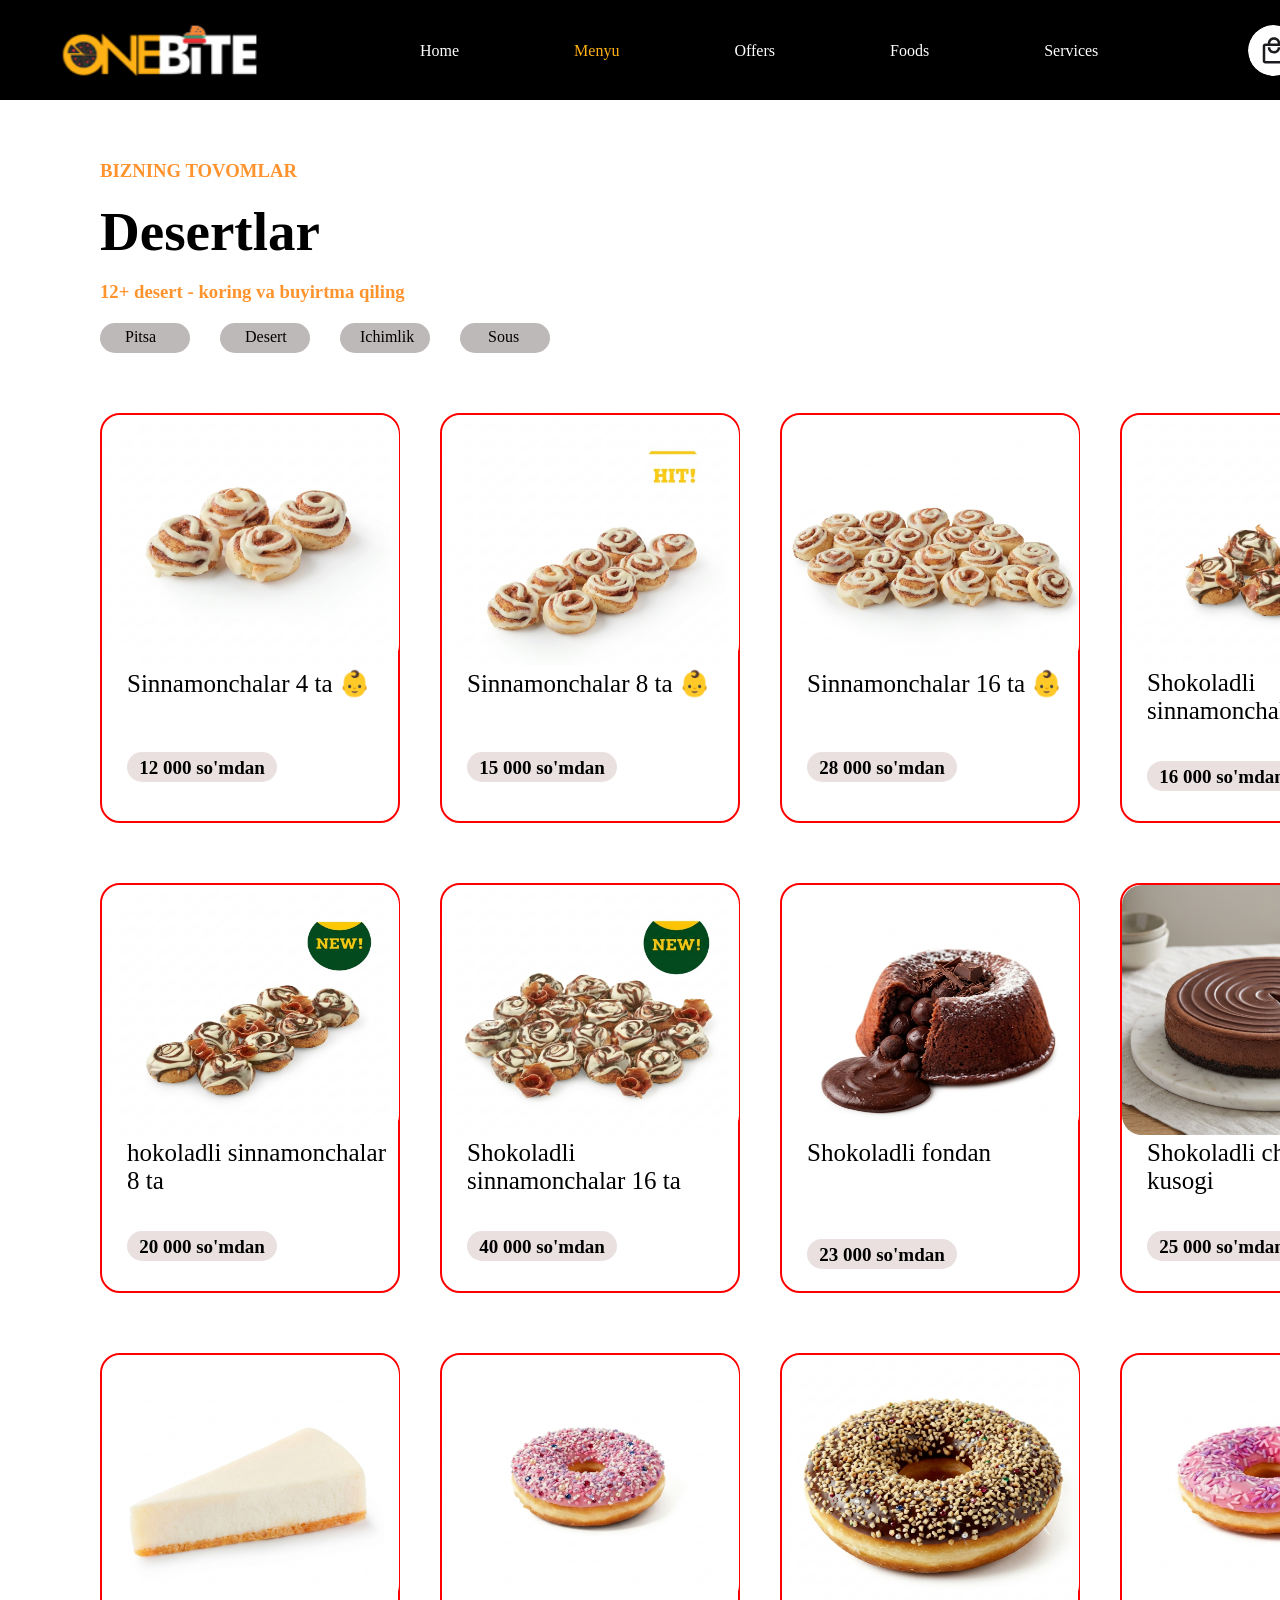
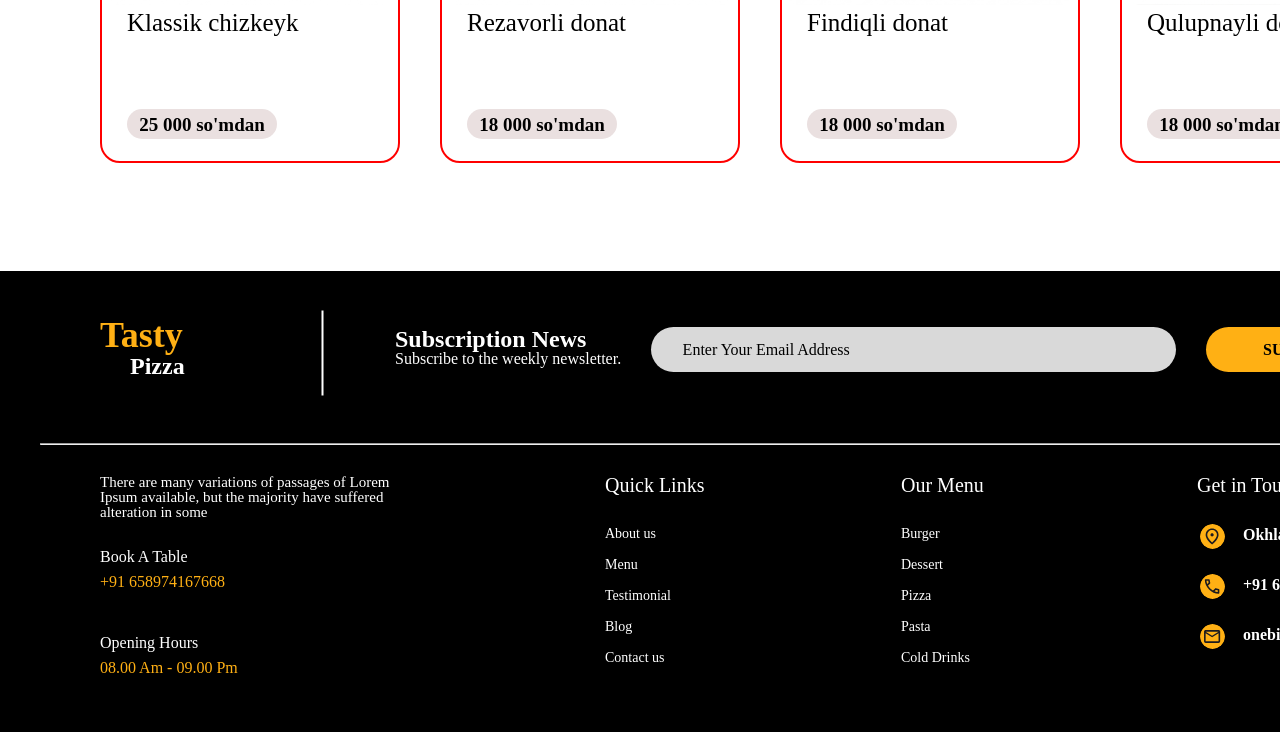
<file: Desert.html>
<!DOCTYPE html>
<html lang="en">

<head>
     <meta charset="UTF-8">
     <meta name="viewport" content="width=device-width, initial-scale=1.0">
     <title>Document</title>
     <link rel="stylesheet" href="./menu.css">
     
</head>

<body>
     <header class="header">
          <nav class="world-nav">
               <img src="./imeges/nav-1.svg" alt="navbar" class="world-img" />
               <ul class="links">
                    <li class="link"><a href="index.html" class="link-1">Home</a></li>
                    <li class="link"><a href="menyu.html" class="link-2">Menyu</a></li>
                    <li class="link">Offers</li>
                    <li class="link">Foods</li>
                    <li class="link">Services</li>
               </ul>
               <div class="imme">
                    <img src="./imeges/nav-2.svg" alt="savat" class="savat" />
                    <div class="login-1">
                    <a href="#" class="login">Login</a>
                </div>
               </div>
                
          </nav>
     </header>






     <section class="menyu_card">
          <div class="menyu-text_09">
          <h3 class="menyu-text_1">BIZNING TOVOMLAR</h3><br>
          <h1 class="menyu-text_2">Desertlar</h1><br>
          <h3 class="menyu-text_3">12+ desert - koring va buyirtma qiling</h3>
            <ul class="linklar">
                    <li class="link_1"><a href="menyu.html" class="link-11">Pitsa</a></li>
                    <li class="link_1"><a href="Desert.html" class="link-11">Desert</a></li>
                    <li class="link_1"><a href="ichimlik.html" class="link-12">Ichimlik</a></li>
                    <li class="link_1"><a href="sous.html" class="link-13">Sous</a></li>
                  
               </ul>   
          </div>

          <div class="hamma-cardlar">

               <div class="card-1">
                    <img src="./imeges/desert-1.png" alt="" class="menyu-img">
                    <div class="card-textlar">
                         <p class="menyu--text-1">Sinnamonchalar 4 ta 👶</p>
                         

                    </div><br><br><br>
                    <div class="narx">
                         <h3 class="narx-2">12 000 so'mdan</h3>
                    </div>
               </div>


               <div class="card-1">
                    <img src="./imeges/desert-2.png" alt="" class="menyu-img">
                    <div class="card-textlar">
                         <p class="menyu--text-1">Sinnamonchalar 8 ta 👶</p>
                         

                    </div><br><br><br>
                    <div class="narx">
                         <h3 class="narx-2">15 000 so'mdan</h3>
                    </div>
               </div>





               <div class="card-1">
                    <img src="./imeges/desert-3.png" alt="" class="menyu-img">
                    <div class="card-textlar">
                         <p class="menyu--text-1">Sinnamonchalar 16 ta 👶</p>
                    </div><br><br><br>
                    <div class="narx">
                         <h3 class="narx-2">28 000 so'mdan</h3>
                    </div>
               </div>






               <div class="card-1">
                    <img src="./imeges/desert-4.png" alt="" class="menyu-img">
                    <div class="card-textlar">
                         <p class="menyu--text-1">Shokoladli sinnamonchalar 4 ta</p>
                        
                    </div><br><br>
                    <div class="narx">
                         <h3 class="narx-2">16 000 so'mdan</h3>
                    </div>
               </div>

          </div>











          <div class="hamma-cardlar">

               <div class="card-1">
                    <img src="./imeges/desert-5.png" alt="" class="menyu-img">
                    <div class="card-textlar">
                         <p class="menyu--text-1">hokoladli sinnamonchalar 8 ta</p>
                        

                    </div><br><br>
                    <div class="narx">
                         <h3 class="narx-2">20 000 so'mdan</h3>
                    </div>
               </div>


               <div class="card-1">
                    <img src="./imeges/desert-6.png" alt="" class="menyu-img">
                    <div class="card-textlar">
                         <p class="menyu--text-1">Shokoladli sinnamonchalar 16 ta</p>
                        

                    </div><br><br>
                    <div class="narx">
                         <h3 class="narx-2">40 000 so'mdan</h3>
                    </div>
               </div>





               <div class="card-1">
                    <img src="./imeges/desert-7.png" alt="" class="menyu-img">
                    <div class="card-textlar">
                         <p class="menyu--text-1">Shokoladli fondan</p><br>
                         

                    </div><br><br><br>
                    <div class="narx">
                         <h3 class="narx-2">23 000 so'mdan</h3>
                    </div>
               </div>






               <div class="card-1">
                    <img src="./imeges/desert-8.png" alt="" class="menyu-img">
                    <div class="card-textlar">
                         <p class="menyu--text-1">Shokoladli chizkeyk 1 kusogi</p>
                         

                    </div><br><br>
                    <div class="narx">
                         <h3 class="narx-2">25 000 so'mdan</h3>
                    </div>
               </div>

          </div>









          
          <div class="hamma-cardlar">

               <div class="card-1">
                    <img src="./imeges/desert-9.png" alt="" class="menyu-img">
                    <div class="card-textlar">
                         <p class="menyu--text-1">Klassik chizkeyk</p>
                         

                    </div><br><br><br><br>
                    <div class="narx">
                         <h3 class="narx-2">25 000 so'mdan</h3>
                    </div>
               </div>


               <div class="card-1">
                    <img src="./imeges/desert-10.png" alt="" class="menyu-img">
                    <div class="card-textlar">
                         <p class="menyu--text-1">Rezavorli donat</p>
                         

                    </div><br><br><br><br>
                    <div class="narx">
                         <h3 class="narx-2">18 000 so'mdan</h3>
                    </div>
               </div>





               <div class="card-1">
                    <img src="./imeges/desert-11.png" alt="" class="menyu-img">
                    <div class="card-textlar">
                         <p class="menyu--text-1">Findiqli donat</p>
                         

                    </div><br><br><br><br>
                    <div class="narx">
                         <h3 class="narx-2">18 000 so'mdan</h3>
                    </div>
               </div>






               <div class="card-1">
                    <img src="./imeges/desert-12.png" alt="" class="menyu-img">
                    <div class="card-textlar">
                         <p class="menyu--text-1">Qulupnayli donat</p>
                         

                    </div><br><br><br><br>
                    <div class="narx">
                         <h3 class="narx-2">18 000 so'mdan</h3>
                    </div>
               </div>

          </div>
     </section><br><br><br><br><br><br>










      <footer>
        <div class="text-1">
            <div>
                <h2 class="text-2-1">Tasty</h2>
                <h2 class="text-2-2">Pizza</h2>
            </div>
            <hr class="text-hr">
            <div class="text-3">
                <h3 class="text-3-1">Subscription News</h3>
                <h3 class="text-3-2">Subscribe to the weekly newsletter.</h3>
            </div>

            <div class="text-4">
                <h3 class="text-4-1">Enter Your Email Address</h3>
            </div>
            <div class="text-5">
                <a href="#" class="text-5-a">SUUBSCRIBE</a>
            </div>
        </div>

        <hr class="hr-11">
        <div class="pasgisi">
            <div class="book">
                <div>
                    <h4 class="book-text-1">There are many variations of passages of Lorem <br>Ipsum available, but the
                        majority have suffered <br>alteration in some </h4>
                    <h5 class="book-text-2">Book A Table</h5>
                    <h5 class="book-text-3"><a href="#" class="book-text-3">+91 658974167668</a>
                    </h5>
                    <h5 class="book-text-2">Opening Hours</h5>
                    <h5 class="book-text-3">08.00 Am - 09.00 Pm</h5>
                </div>



                <ul class="abaut">
                    <li class="abaut-text"> <a href="# " class="abaut-text">Quick Links</a></li>
                    <li class="abaut-text-2"><a href="#" class="abaut-text-2">About us</a></li>
                    <li class="abaut-text-2"><a href="#" class="abaut-text-2">Menu</a></li>
                    <li class="abaut-text-2"><a href="#" class="abaut-text-2">Testimonial</a></li>
                    <li class="abaut-text-2"><a href="#" class="abaut-text-2">Blog</a></li>
                    <li class="abaut-text-2"><a href="#" class="abaut-text-2">Contact us</a></li>
                </ul>


                <ul class="our">
                    <li class="abaut-text"> <a href="# " class="abaut-text">Our Menu</a></li>
                    <li class="abaut-text-2"><a href="#" class="abaut-text-2">Burger</a></li>
                    <li class="abaut-text-2"><a href="#" class="abaut-text-2">Dessert</a></li>
                    <li class="abaut-text-2"><a href="#" class="abaut-text-2">Pizza</a></li>
                    <li class="abaut-text-2"><a href="#" class="abaut-text-2">Pasta</a></li>
                    <li class="abaut-text-2"><a href="#" class="abaut-text-2">Cold Drinks</a></li>
                </ul>

                <div class="get">
                    <h3 class="get-text">Get in Touch</h3>

                    <div class="get-card-1">
                        <img src="./imeges/foter-1.svg" alt="" class="card-img">
                        <h3 class="card-text"><a href="#" class="card-text">Okhla Phase 1, New Delhi</a></h3>
                    </div>
                    <div class="get-card-2">
                        <img src="./imeges/foter-2.svg" alt="" class="card-img">
                        <h3 class="card-text"><a href="#" class="card-text">+91 658974167668</a></h3>
                    </div>
                    <div class="get-card-3">
                        <img src="./imeges/foter-3.svg" alt="" class="card-img">
                        <h3 class="card-text"><a href="#" class="card-text">onebite@gmail.com</a></h3>
                    </div>

                </div>
            </div>
        </div>
    </footer>
</body>

</html>
</file>
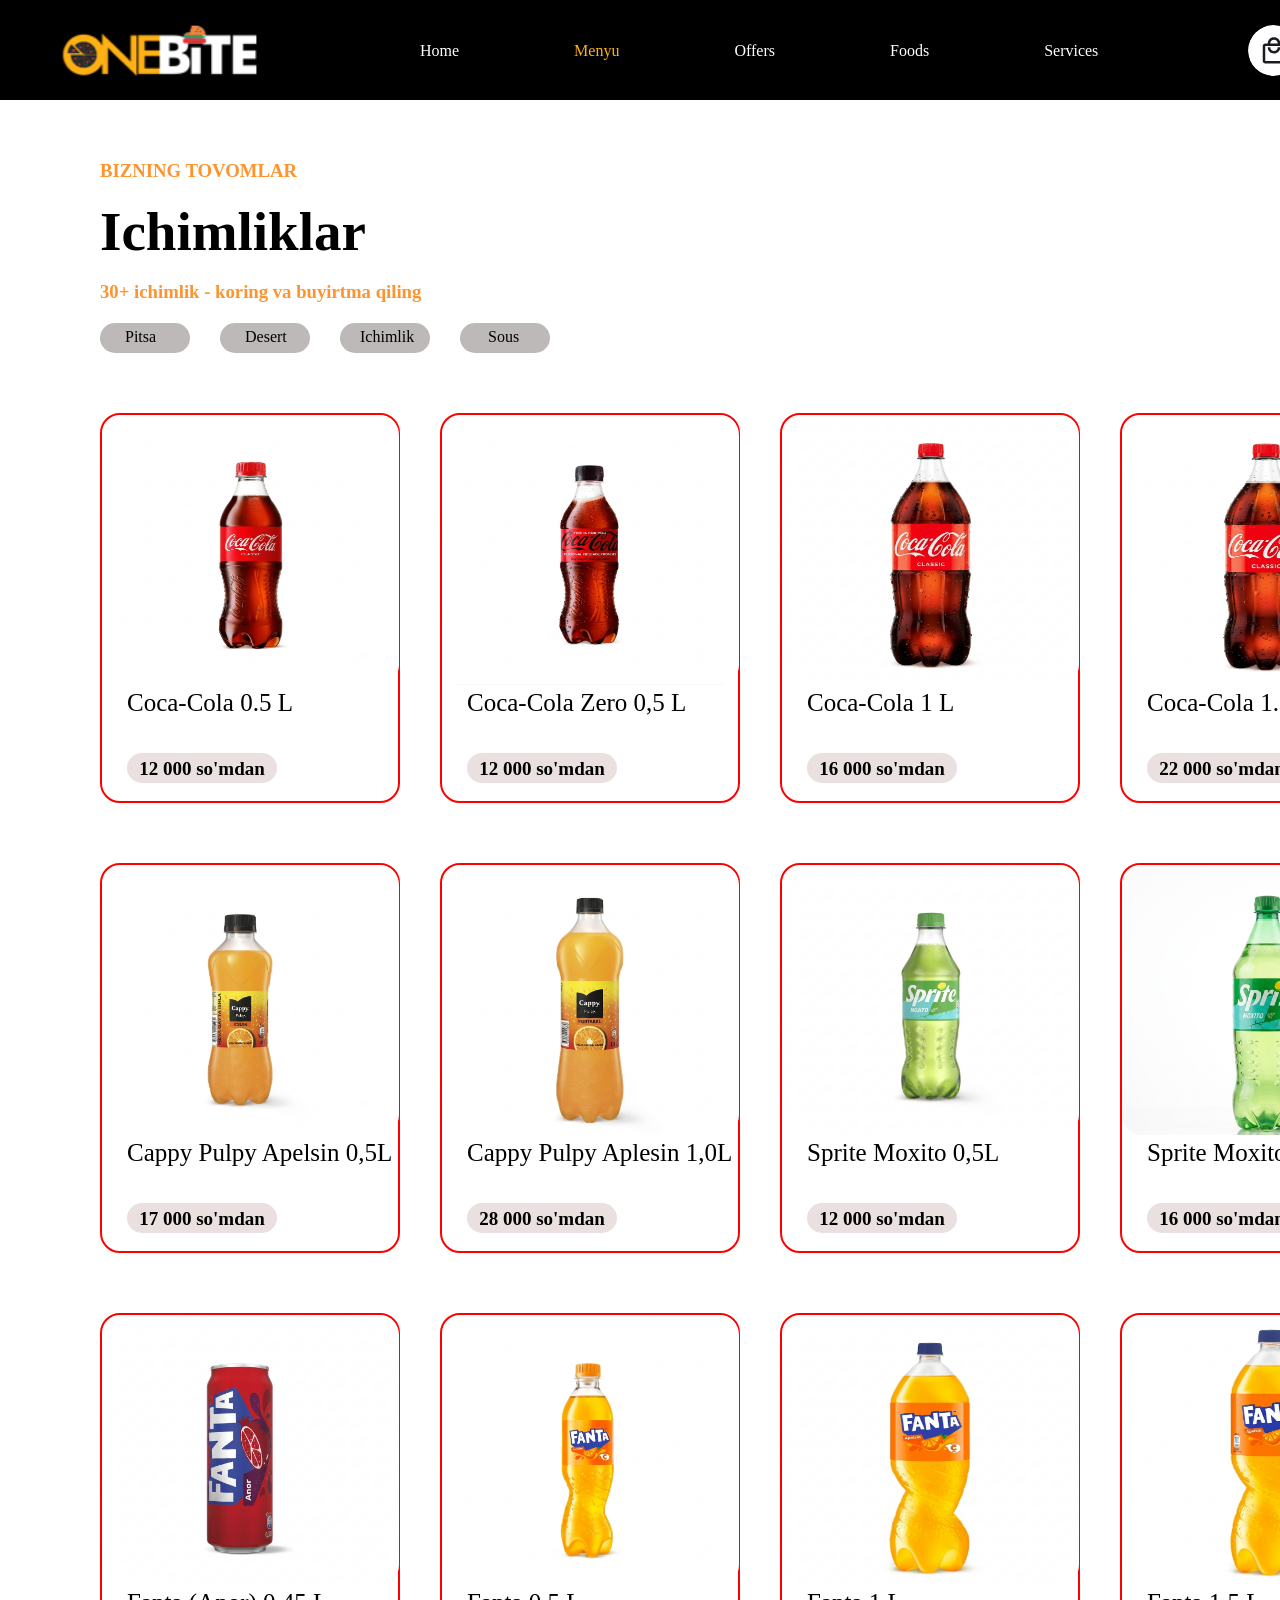
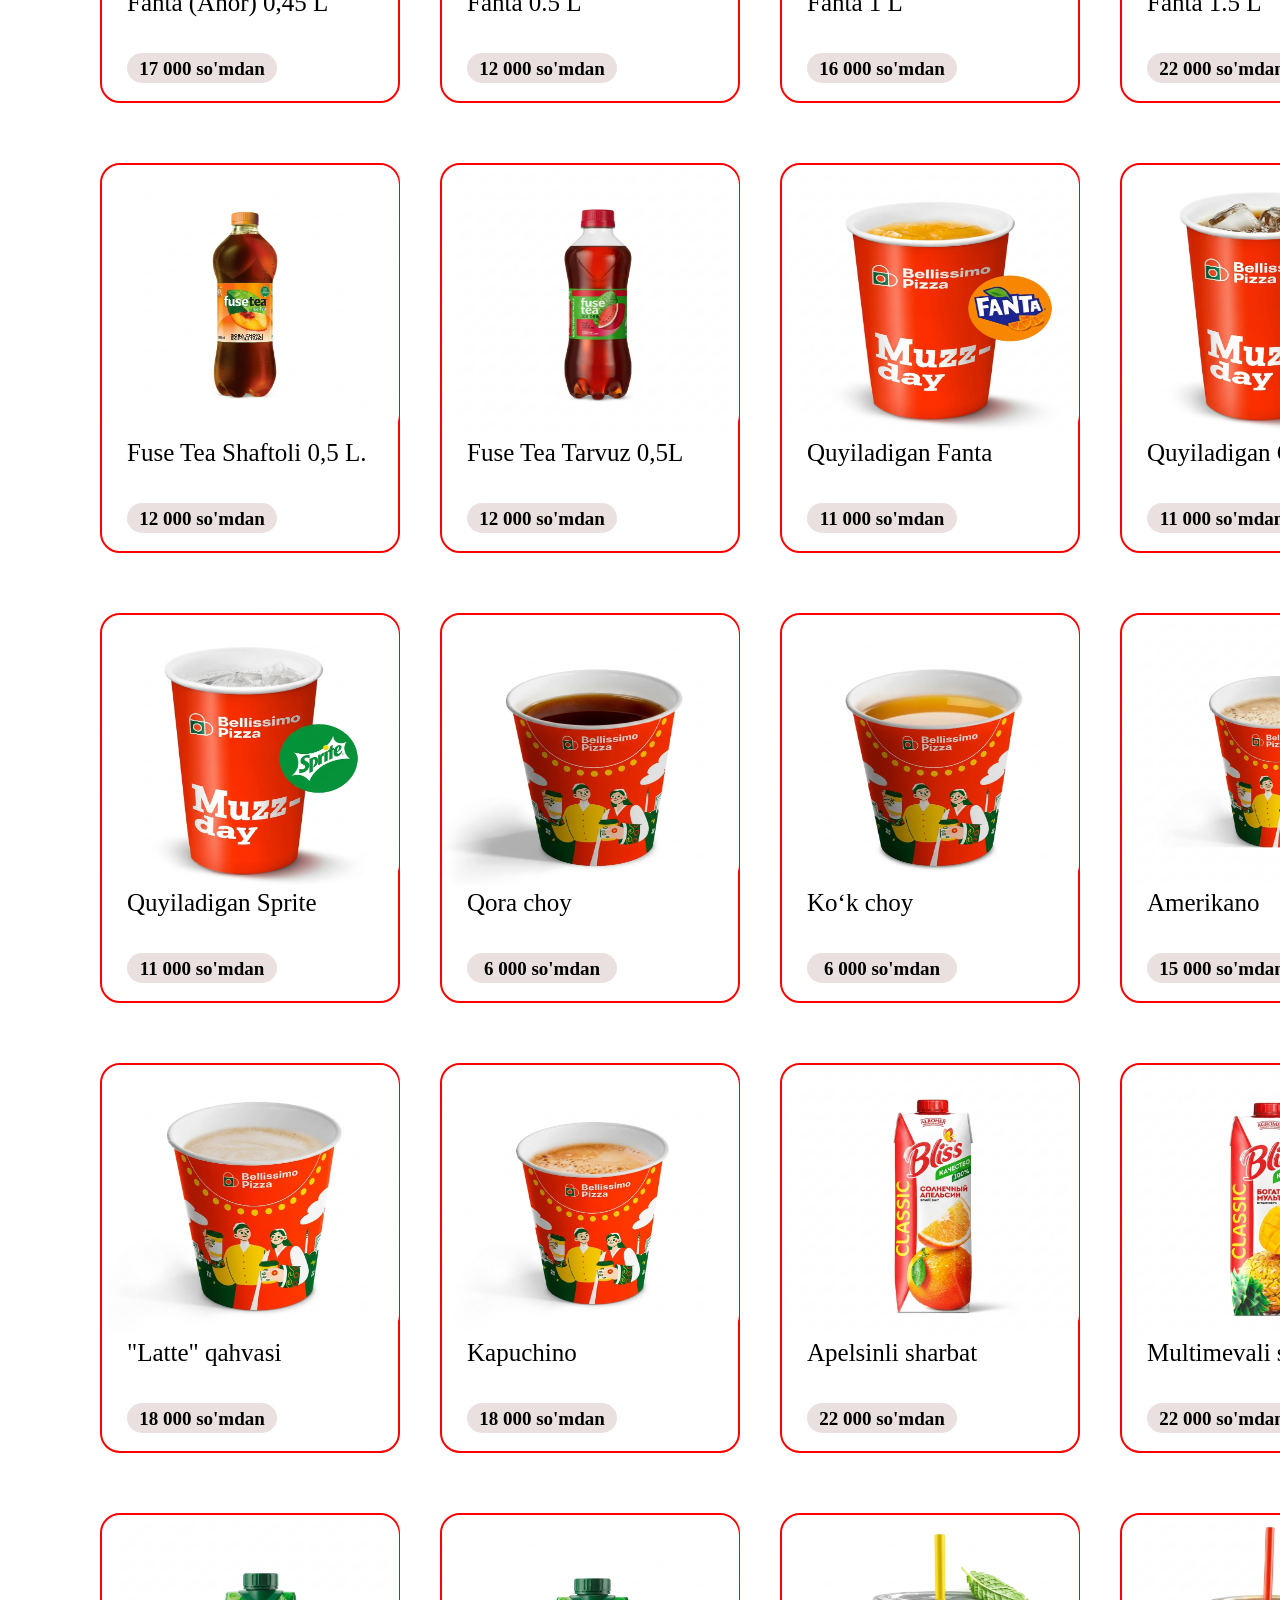
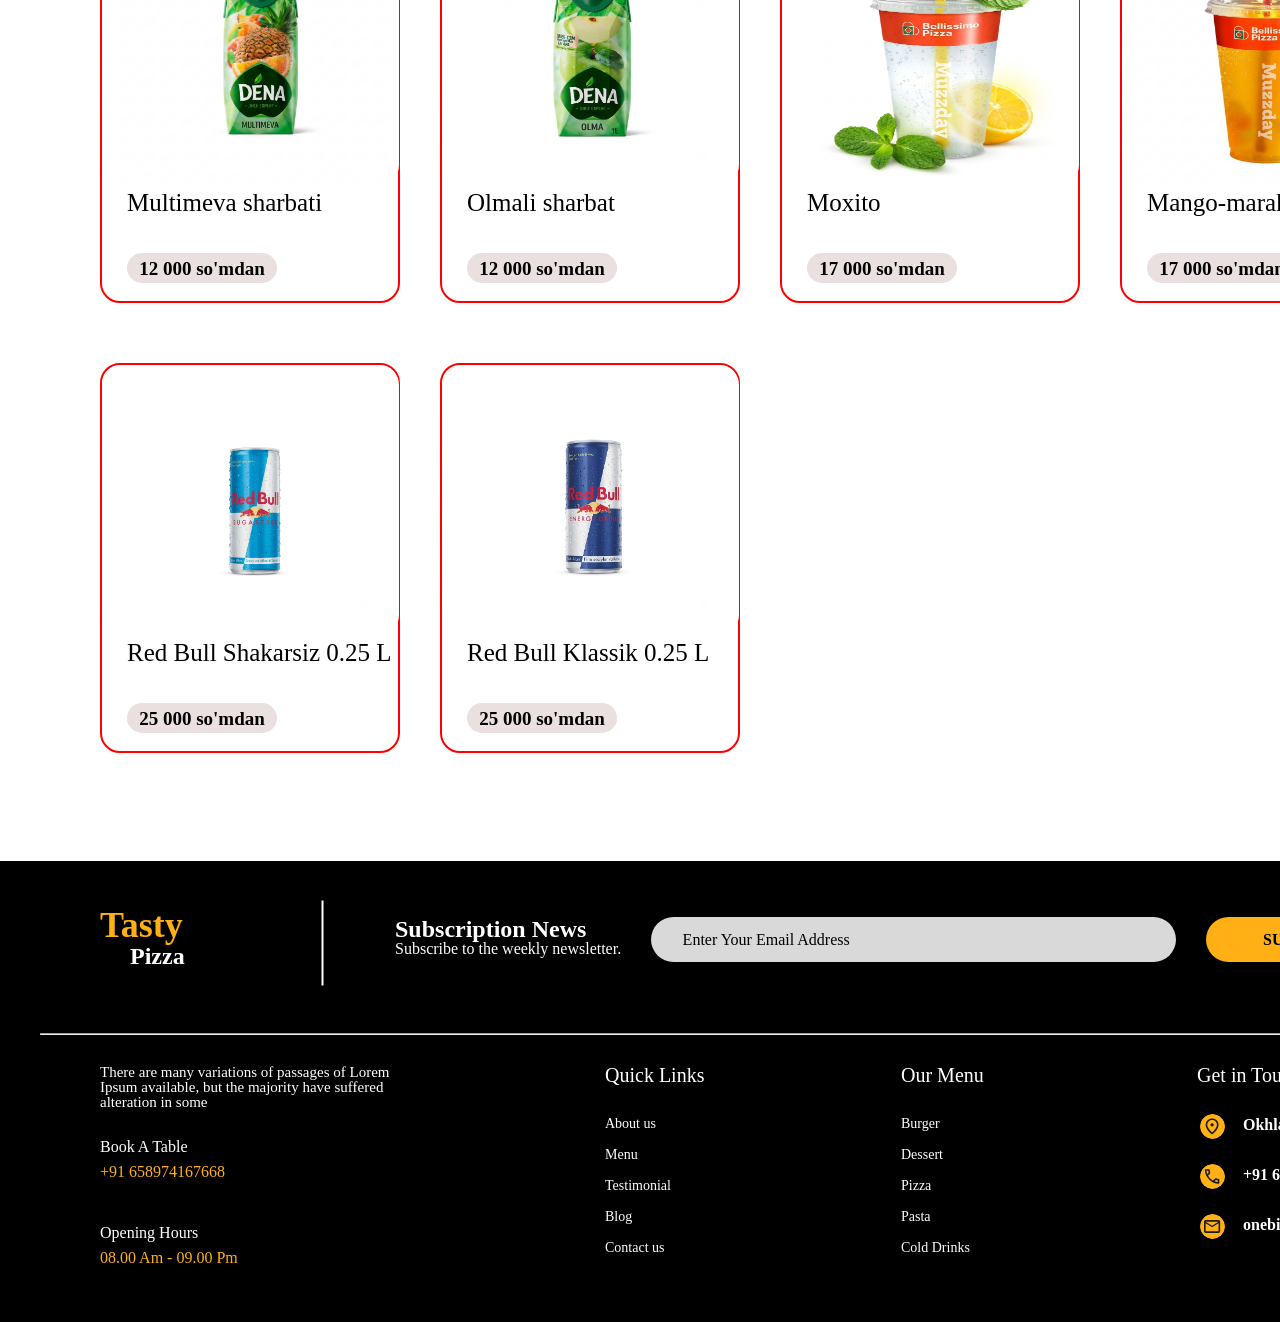
<file: ichimlik.html>
<!DOCTYPE html>
<html lang="en">
<head>
    <meta charset="UTF-8">
    <meta name="viewport" content="width=device-width, initial-scale=1.0">
    <title>Document</title>
    <link rel="stylesheet" href="./ichimlik.css">
</head>
<body>
     <header class="header">
          <nav class="world-nav">
               <img src="./imeges/nav-1.svg" alt="navbar" class="world-img" />
               <ul class="links">
                    <li class="link"><a href="index.html" class="link-2">Home</a></li>
                    <li class="link"><a href="menyu.html" class="link-1">Menyu</a></li>
                    <li class="link">Offers</li>
                    <li class="link">Foods</li>
                    <li class="link">Services</li>
               </ul>
               <div class="imme">
                    <img src="./imeges/nav-2.svg" alt="savat" class="savat" />
                    <div class="login-1">
                    <a href="#" class="login">Login</a>
                </div>
               </div>
                
          </nav>
     </header>





         <section class="menyu_card">
          <div class="menyu-text_09">
          <h3 class="menyu-text_1">BIZNING TOVOMLAR</h3><br>
          <h1 class="menyu-text_2">Ichimliklar</h1><br>
          <h3 class="menyu-text_3">30+ ichimlik - koring va buyirtma qiling</h3>
            <ul class="linklar">
                    <li class="link_1"><a href="menyu.html" class="link-11">Pitsa</a></li>
                    <li class="link_1"><a href="Desert.html" class="link-11">Desert</a></li>
                    <li class="link_1"><a href="ichimlik.html" class="link-12">Ichimlik</a></li>
                    <li class="link_1"><a href="sous.html" class="link-13">Sous</a></li>
                  
               </ul>   
          </div>

          <div class="hamma-cardlar">

               <div class="card-1">
                    <img src="./imeges/ichimlik-1.png" alt="" class="menyu-img">
                    <div class="card-textlar">
                         <p class="menyu--text-1">Coca-Cola 0.5 L</p>
                    </div><br><br>
                    <div class="narx">
                         <h3 class="narx-2">12 000 so'mdan</h3>
                    </div>
               </div>


               <div class="card-1">
                    <img src="./imeges/ichimlik-2.png" alt="" class="menyu-img">
                    <div class="card-textlar">
                         <p class="menyu--text-1">Coca-Cola Zero 0,5 L</p>
                        

                    </div><br><br>
                    <div class="narx">
                         <h3 class="narx-2">12 000 so'mdan</h3>
                    </div>
               </div>





               <div class="card-1">
                    <img src="./imeges/ichimlik-3.png" alt="" class="menyu-img">
                    <div class="card-textlar">
                         <p class="menyu--text-1">Coca-Cola 1 L</p>
                        

                    </div><br><br>
                    <div class="narx">
                         <h3 class="narx-2">16 000 so'mdan</h3>
                    </div>
               </div>






               <div class="card-1">
                    <img src="./imeges/ichimlik-4.png" alt="" class="menyu-img">
                    <div class="card-textlar">
                         <p class="menyu--text-1">Coca-Cola 1.5 L</p>
                         

                    </div><br><br>
                    <div class="narx">
                         <h3 class="narx-2">22 000 so'mdan</h3>
                    </div>
               </div>

          </div>








<div class="hamma-cardlar">

               <div class="card-1">
                    <img src="./imeges/ichimlik-5.png" alt="" class="menyu-img">
                    <div class="card-textlar">
                         <p class="menyu--text-1">Cappy Pulpy Apelsin 0,5L</p>
                    </div><br><br>
                    <div class="narx">
                         <h3 class="narx-2">17 000 so'mdan</h3>
                    </div>
               </div>


               <div class="card-1">
                    <img src="./imeges/ichimlik-6.png" alt="" class="menyu-img">
                    <div class="card-textlar">
                         <p class="menyu--text-1">Cappy Pulpy Aplesin 1,0L</p>
                        

                    </div><br><br>
                    <div class="narx">
                         <h3 class="narx-2">28 000 so'mdan</h3>
                    </div>
               </div>





               <div class="card-1">
                    <img src="./imeges/ichimlik-7.png" alt="" class="menyu-img">
                    <div class="card-textlar">
                         <p class="menyu--text-1">Sprite Moxito 0,5L</p>
                        

                    </div><br><br>
                    <div class="narx">
                         <h3 class="narx-2">12 000 so'mdan</h3>
                    </div>
               </div>






               <div class="card-1">
                    <img src="./imeges/ichimlik-8.png" alt="" class="menyu-img">
                    <div class="card-textlar">
                         <p class="menyu--text-1">Sprite Moxito 1,0L</p>
                         

                    </div><br><br>
                    <div class="narx">
                         <h3 class="narx-2">16 000 so'mdan</h3>
                    </div>
               </div>

          </div>



















          <div class="hamma-cardlar">

               <div class="card-1">
                    <img src="./imeges/ichimlik-9.png" alt="" class="menyu-img">
                    <div class="card-textlar">
                         <p class="menyu--text-1">
Fanta (Anor) 0,45 L</p>
                    </div><br><br>
                    <div class="narx">
                         <h3 class="narx-2">17 000 so'mdan</h3>
                    </div>
               </div>


               <div class="card-1">
                    <img src="./imeges/ichimlik-10.png" alt="" class="menyu-img">
                    <div class="card-textlar">
                         <p class="menyu--text-1">Fanta 0.5 L</p>
                        

                    </div><br><br>
                    <div class="narx">
                         <h3 class="narx-2">12 000 so'mdan</h3>
                    </div>
               </div>





               <div class="card-1">
                    <img src="./imeges/ichimlik-11.png" alt="" class="menyu-img">
                    <div class="card-textlar">
                         <p class="menyu--text-1">Fanta 1 L</p>
                        

                    </div><br><br>
                    <div class="narx">
                         <h3 class="narx-2">16 000 so'mdan</h3>
                    </div>
               </div>






               <div class="card-1">
                    <img src="./imeges/ichimlik-12.png" alt="" class="menyu-img">
                    <div class="card-textlar">
                         <p class="menyu--text-1">Fanta 1.5 L</p>
                         

                    </div><br><br>
                    <div class="narx">
                         <h3 class="narx-2">22 000 so'mdan</h3>
                    </div>
               </div>

          </div>





















          <div class="hamma-cardlar">

               <div class="card-1">
                    <img src="./imeges/ichimlik-13.png" alt="" class="menyu-img">
                    <div class="card-textlar">
                         <p class="menyu--text-1">Fuse Tea Shaftoli 0,5 L.</p>
                    </div><br><br>
                    <div class="narx">
                         <h3 class="narx-2">12 000 so'mdan</h3>
                    </div>
               </div>


               <div class="card-1">
                    <img src="./imeges/ichimlik-14.png" alt="" class="menyu-img">
                    <div class="card-textlar">
                         <p class="menyu--text-1">Fuse Tea Tarvuz 0,5L</p>
                        

                    </div><br><br>
                    <div class="narx">
                         <h3 class="narx-2">12 000 so'mdan</h3>
                    </div>
               </div>





               <div class="card-1">
                    <img src="./imeges/ichimlik-15.png" alt="" class="menyu-img">
                    <div class="card-textlar">
                         <p class="menyu--text-1">Quyiladigan Fanta</p>
                        

                    </div><br><br>
                    <div class="narx">
                         <h3 class="narx-2">11 000 so'mdan</h3>
                    </div>
               </div>






               <div class="card-1">
                    <img src="./imeges/ichimlik-16.png" alt="" class="menyu-img">
                    <div class="card-textlar">
                         <p class="menyu--text-1">Quyiladigan Coca-Cola</p>
                         

                    </div><br><br>
                    <div class="narx">
                         <h3 class="narx-2">11 000 so'mdan</h3>
                    </div>
               </div>

          </div>























          <div class="hamma-cardlar">

               <div class="card-1">
                    <img src="./imeges/ichimlik-17.png" alt="" class="menyu-img">
                    <div class="card-textlar">
                         <p class="menyu--text-1">Quyiladigan Sprite</p>
                    </div><br><br>
                    <div class="narx">
                         <h3 class="narx-2">11 000 so'mdan</h3>
                    </div>
               </div>


               <div class="card-1">
                    <img src="./imeges/ichimlik-18.png" alt="" class="menyu-img">
                    <div class="card-textlar">
                         <p class="menyu--text-1">Qora choy</p>
                        

                    </div><br><br>
                    <div class="narx">
                         <h3 class="narx-2">6 000 so'mdan</h3>
                    </div>
               </div>





               <div class="card-1">
                    <img src="./imeges/ichimlik-19.png" alt="" class="menyu-img">
                    <div class="card-textlar">
                         <p class="menyu--text-1">Ko‘k choy</p>
                        

                    </div><br><br>
                    <div class="narx">
                         <h3 class="narx-2">6 000 so'mdan</h3>
                    </div>
               </div>






               <div class="card-1">
                    <img src="./imeges/ichimlik-20.png" alt="" class="menyu-img">
                    <div class="card-textlar">
                         <p class="menyu--text-1">Amerikano</p>
                         

                    </div><br><br>
                    <div class="narx">
                         <h3 class="narx-2">15 000 so'mdan</h3>
                    </div>
               </div>

          </div>

















<div class="hamma-cardlar">

               <div class="card-1">
                    <img src="./imeges/ichimlik-21.png" alt="" class="menyu-img">
                    <div class="card-textlar">
                         <p class="menyu--text-1">"Latte" qahvasi</p>
                    </div><br><br>
                    <div class="narx">
                         <h3 class="narx-2">18 000 so'mdan</h3>
                    </div>
               </div>


               <div class="card-1">
                    <img src="./imeges/ichimlik-22.png" alt="" class="menyu-img">
                    <div class="card-textlar">
                         <p class="menyu--text-1">Kapuchino</p>
                        

                    </div><br><br>
                    <div class="narx">
                         <h3 class="narx-2">18 000 so'mdan</h3>
                    </div>
               </div>





               <div class="card-1">
                    <img src="./imeges/ichimlik-23.png" alt="" class="menyu-img">
                    <div class="card-textlar">
                         <p class="menyu--text-1">Apelsinli sharbat</p>
                        

                    </div><br><br>
                    <div class="narx">
                         <h3 class="narx-2">22 000 so'mdan</h3>
                    </div>
               </div>






               <div class="card-1">
                    <img src="./imeges/ichimlik-24.png" alt="" class="menyu-img">
                    <div class="card-textlar">
                         <p class="menyu--text-1">Multimevali sharbat </p>
                         

                    </div><br><br>
                    <div class="narx">
                         <h3 class="narx-2">22 000 so'mdan</h3>
                    </div>
               </div>

          </div>












          <div class="hamma-cardlar">

               <div class="card-1">
                    <img src="./imeges/ichimlik-25.png" alt="" class="menyu-img">
                    <div class="card-textlar">
                         <p class="menyu--text-1">Multimeva sharbati 
</p>
                    </div><br><br>
                    <div class="narx">
                         <h3 class="narx-2">12 000 so'mdan</h3>
                    </div>
               </div>


               <div class="card-1">
                    <img src="./imeges/ichimlik-26.png" alt="" class="menyu-img">
                    <div class="card-textlar">
                         <p class="menyu--text-1">Olmali sharbat </p>
                        

                    </div><br><br>
                    <div class="narx">
                         <h3 class="narx-2">12 000 so'mdan</h3>
                    </div>
               </div>





               <div class="card-1">
                    <img src="./imeges/ichimlik-27.png" alt="" class="menyu-img">
                    <div class="card-textlar">
                         <p class="menyu--text-1">Moxito</p>
                        

                    </div><br><br>
                    <div class="narx">
                         <h3 class="narx-2">17 000 so'mdan</h3>
                    </div>
               </div>






               <div class="card-1">
                    <img src="./imeges/ichimlik-28.png" alt="" class="menyu-img">
                    <div class="card-textlar">
                         <p class="menyu--text-1">Mango-marakuyya</p>
                         

                    </div><br><br>
                    <div class="narx">
                         <h3 class="narx-2">17 000 so'mdan</h3>
                    </div>
               </div>

          </div>




          
          <div class="hamma-cardlar">

               <div class="card-1">
                    <img src="./imeges/ichimlik-29.png" alt="" class="menyu-img">
                    <div class="card-textlar">
                         <p class="menyu--text-1">Red Bull Shakarsiz 0.25 L</p>
                    </div><br><br>
                    <div class="narx">
                         <h3 class="narx-2">25 000 so'mdan</h3>
                    </div>
               </div>


               <div class="card-1">
                    <img src="./imeges/ichimlik-30.png" alt="" class="menyu-img">
                    <div class="card-textlar">
                         <p class="menyu--text-1">Red Bull Klassik 0.25 L</p>
                        

                    </div><br><br>
                    <div class="narx">
                         <h3 class="narx-2">25 000 so'mdan</h3>
                    </div>
               </div>
       
     </section><br><br><br><br><br><br>













     <footer>
        <div class="text-1">
            <div>
                <h2 class="text-2-1">Tasty</h2>
                <h2 class="text-2-2">Pizza</h2>
            </div>
            <hr class="text-hr">
            <div class="text-3">
                <h3 class="text-3-1">Subscription News</h3>
                <h3 class="text-3-2">Subscribe to the weekly newsletter.</h3>
            </div>

            <div class="text-4">
                <h3 class="text-4-1">Enter Your Email Address</h3>
            </div>
            <div class="text-5">
                <a href="#" class="text-5-a">SUUBSCRIBE</a>
            </div>
        </div>

        <hr class="hr-11">
        <div class="pasgisi">
            <div class="book">
                <div>
                    <h4 class="book-text-1">There are many variations of passages of Lorem <br>Ipsum available, but the
                        majority have suffered <br>alteration in some </h4>
                    <h5 class="book-text-2">Book A Table</h5>
                    <h5 class="book-text-3"><a href="#" class="book-text-3">+91 658974167668</a>
                    </h5>
                    <h5 class="book-text-2">Opening Hours</h5>
                    <h5 class="book-text-3">08.00 Am - 09.00 Pm</h5>
                </div>



                <ul class="abaut">
                    <li class="abaut-text"> <a href="# " class="abaut-text">Quick Links</a></li>
                    <li class="abaut-text-2"><a href="#" class="abaut-text-2">About us</a></li>
                    <li class="abaut-text-2"><a href="#" class="abaut-text-2">Menu</a></li>
                    <li class="abaut-text-2"><a href="#" class="abaut-text-2">Testimonial</a></li>
                    <li class="abaut-text-2"><a href="#" class="abaut-text-2">Blog</a></li>
                    <li class="abaut-text-2"><a href="#" class="abaut-text-2">Contact us</a></li>
                </ul>


                <ul class="our">
                    <li class="abaut-text"> <a href="# " class="abaut-text">Our Menu</a></li>
                    <li class="abaut-text-2"><a href="#" class="abaut-text-2">Burger</a></li>
                    <li class="abaut-text-2"><a href="#" class="abaut-text-2">Dessert</a></li>
                    <li class="abaut-text-2"><a href="#" class="abaut-text-2">Pizza</a></li>
                    <li class="abaut-text-2"><a href="#" class="abaut-text-2">Pasta</a></li>
                    <li class="abaut-text-2"><a href="#" class="abaut-text-2">Cold Drinks</a></li>
                </ul>

                <div class="get">
                    <h3 class="get-text">Get in Touch</h3>

                    <div class="get-card-1">
                        <img src="./imeges/foter-1.svg" alt="" class="card-img">
                        <h3 class="card-text"><a href="#" class="card-text">Okhla Phase 1, New Delhi</a></h3>
                    </div>
                    <div class="get-card-2">
                        <img src="./imeges/foter-2.svg" alt="" class="card-img">
                        <h3 class="card-text"><a href="#" class="card-text">+91 658974167668</a></h3>
                    </div>
                    <div class="get-card-3">
                        <img src="./imeges/foter-3.svg" alt="" class="card-img">
                        <h3 class="card-text"><a href="#" class="card-text">onebite@gmail.com</a></h3>
                    </div>

                </div>
            </div>
        </div>
    </footer>
</body>
</html>
</file>
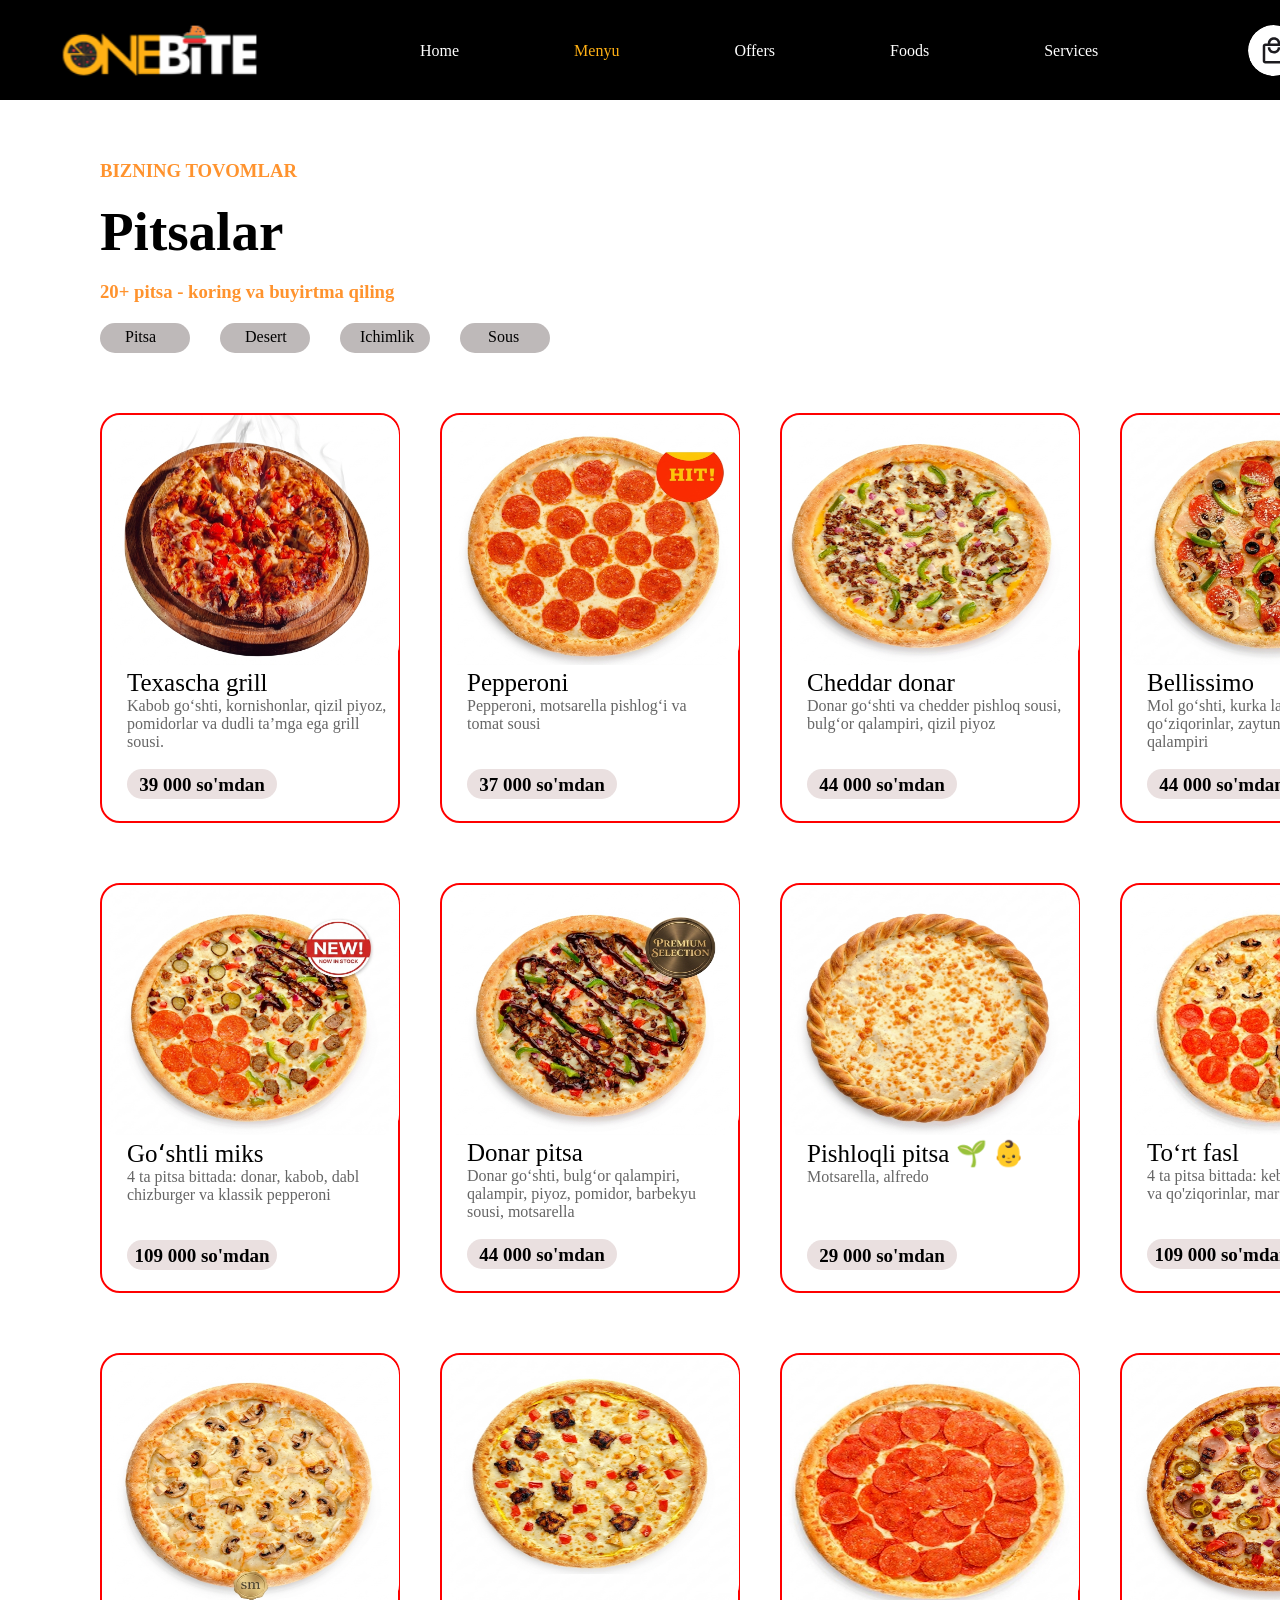
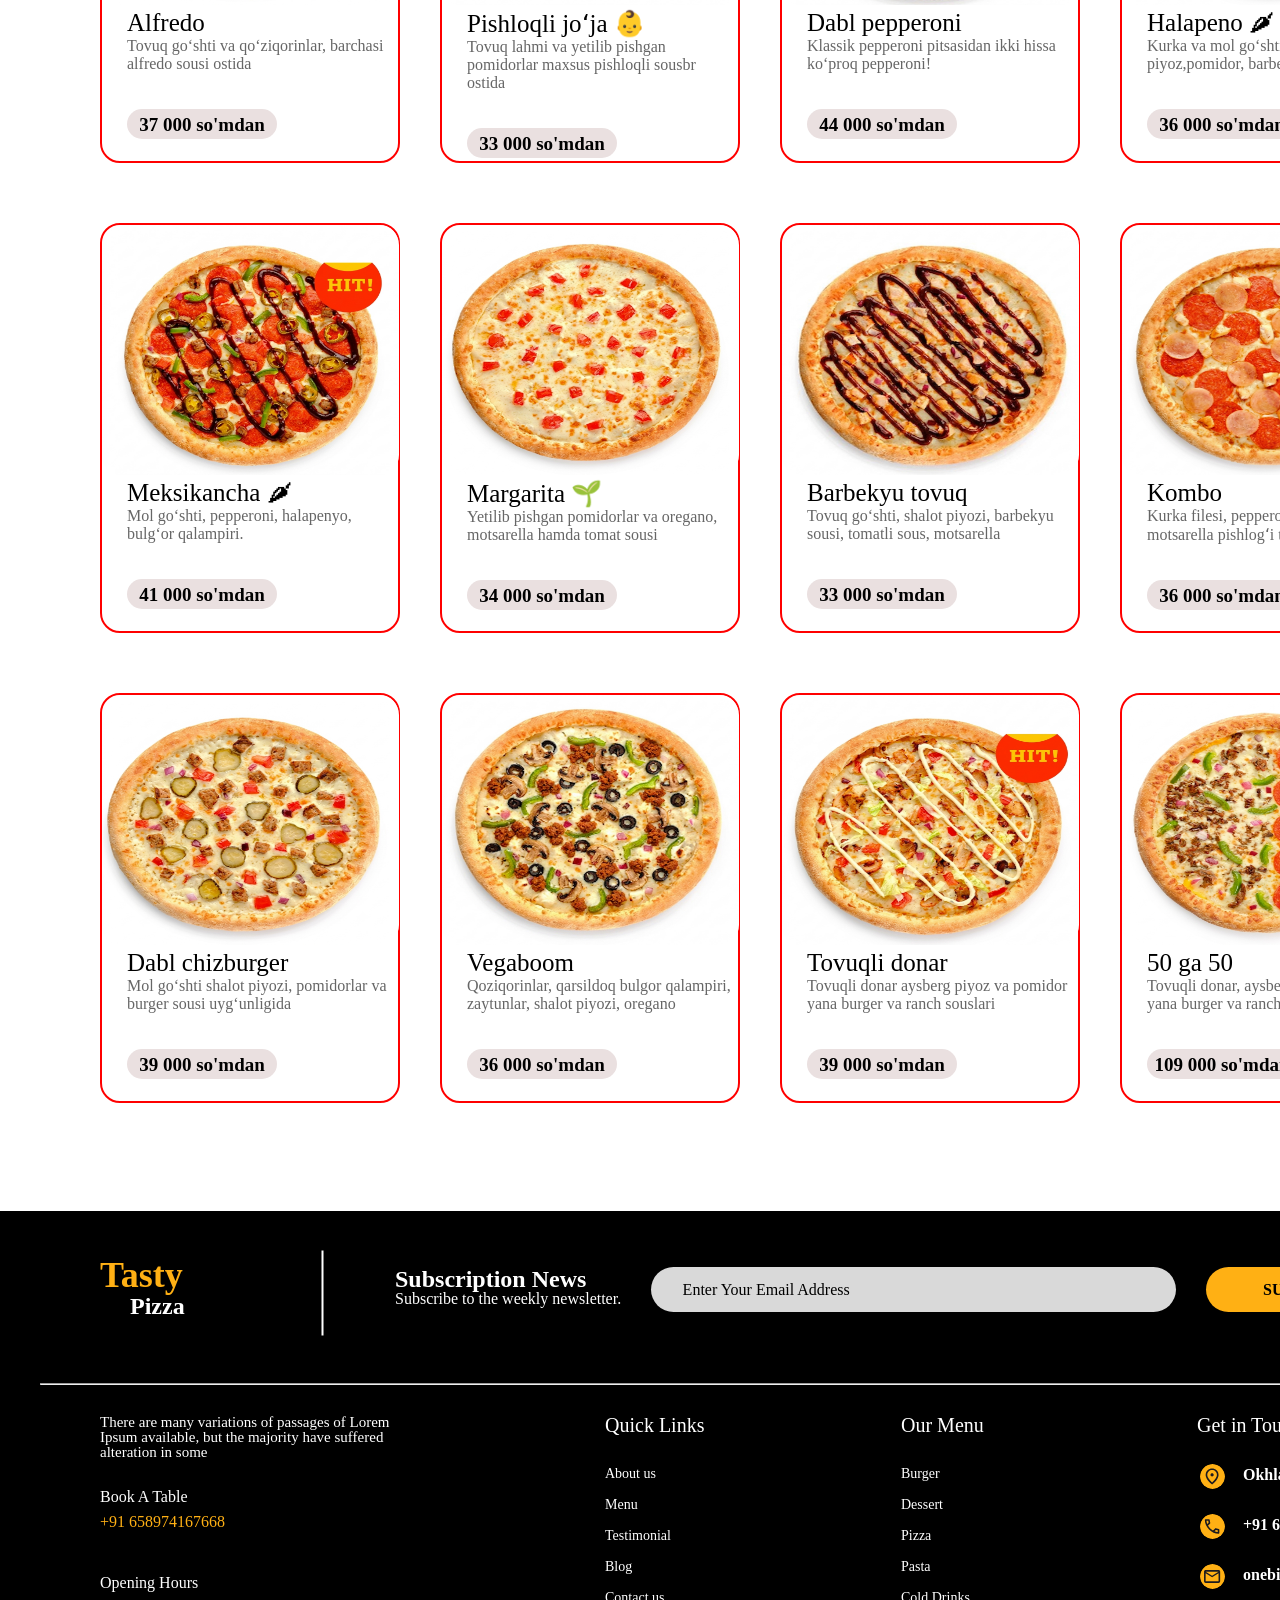
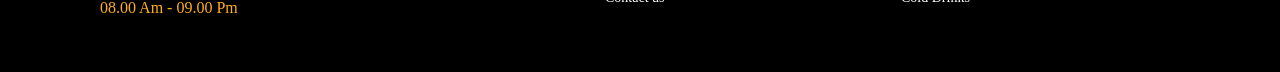
<file: menyu.html>
<!DOCTYPE html>
<html lang="en">

<head>
     <meta charset="UTF-8">
     <meta name="viewport" content="width=device-width, initial-scale=1.0">
     <title>Document</title>
     <link rel="stylesheet" href="./menu.css">
</head>

<body>
     <header class="header">
          <nav class="world-nav">
               <img src="./imeges/nav-1.svg" alt="navbar" class="world-img" />
               <ul class="links">
                    <li class="link"><a href="index.html" class="link-1">Home</a></li>
                    <li class="link"><a href="menyu.html" class="link-2">Menyu</a></li>
                    <li class="link">Offers</li>
                    <li class="link">Foods</li>
                    <li class="link">Services</li>
               </ul>
               <div class="imme">
                    <img src="./imeges/nav-2.svg" alt="savat" class="savat" />
                    <div class="login-1">
                    <a href="#" class="login">Login</a>
                </div>
               </div>
                
          </nav>
     </header>






     <section class="menyu_card">
          <div class="menyu-text_09">
          <h3 class="menyu-text_1">BIZNING TOVOMLAR</h3><br>
          <h1 class="menyu-text_2">Pitsalar</h1><br>
          <h3 class="menyu-text_3">20+ pitsa - koring va buyirtma qiling</h3>
            <ul class="linklar">
                    <li class="link_1"><a href="menyu.html" class="link-11">Pitsa</a></li>
                    <li class="link_1"><a href="Desert.html" class="link-11">Desert</a></li>
                    <li class="link_1"><a href="ichimlik.html" class="link-12">Ichimlik</a></li>
                    <li class="link_1"><a href="sous.html" class="link-13">Sous</a></li>
                  
               </ul>   
          </div>

          <div class="hamma-cardlar">

               <div class="card-1">
                    <img src="./imeges/piza-1.png" alt="" class="menyu-img">
                    <div class="card-textlar">
                         <p class="menyu--text-1">Texascha grill</p>
                         <p class="menyu--text-2">Kabob go‘shti, kornishonlar, qizil piyoz,<br> pomidorlar va dudli
                              ta’mga ega grill <br> sousi.</p><br>

                    </div>
                    <div class="narx">
                         <h3 class="narx-2">39 000 so'mdan</h3>
                    </div>
               </div>


               <div class="card-1">
                    <img src="./imeges/piza-2.png" alt="" class="menyu-img">
                    <div class="card-textlar">
                         <p class="menyu--text-1">Pepperoni</p>
                         <p class="menyu--text-2">Pepperoni, motsarella pishlog‘i va <br> tomat sousi</p>

                    </div><br><br>
                    <div class="narx">
                         <h3 class="narx-2">37 000 so'mdan</h3>
                    </div>
               </div>





               <div class="card-1">
                    <img src="./imeges/piza-3.png" alt="" class="menyu-img">
                    <div class="card-textlar">
                         <p class="menyu--text-1">Cheddar donar</p>
                         <p class="menyu--text-2">Donar go‘shti va chedder pishloq sousi,<br> bulg‘or qalampiri, qizil
                              piyoz</p><br>

                    </div><br>
                    <div class="narx">
                         <h3 class="narx-2">44 000 so'mdan</h3>
                    </div>
               </div>






               <div class="card-1">
                    <img src="./imeges/piza-4.png" alt="" class="menyu-img">
                    <div class="card-textlar">
                         <p class="menyu--text-1">Bellissimo</p>
                         <p class="menyu--text-2">Mol go‘shti, kurka lahmi, pepperoni,<br> qo‘ziqorinlar, zaytunlar va
                              bulg‘or <br> qalampiri</p><br>

                    </div>
                    <div class="narx">
                         <h3 class="narx-2">44 000 so'mdan</h3>
                    </div>
               </div>

          </div>











          <div class="hamma-cardlar">

               <div class="card-1">
                    <img src="./imeges/piza-5.png" alt="" class="menyu-img">
                    <div class="card-textlar">
                         <p class="menyu--text-1">Goʻshtli miks</p>
                         <p class="menyu--text-2">4 ta pitsa bittada: donar, kabob, dabl <br> chizburger va klassik
                              pepperoni</p><br>

                    </div><br>
                    <div class="narx">
                         <h3 class="narx-2">109 000 so'mdan</h3>
                    </div>
               </div>


               <div class="card-1">
                    <img src="./imeges/piza-6.png" alt="" class="menyu-img">
                    <div class="card-textlar">
                         <p class="menyu--text-1">Donar pitsa</p>
                         <p class="menyu--text-2">Donar go‘shti, bulg‘or qalampiri, <br> qalampir, piyoz, pomidor,
                              barbekyu <br> sousi, motsarella</p>

                    </div><br>
                    <div class="narx">
                         <h3 class="narx-2">44 000 so'mdan</h3>
                    </div>
               </div>





               <div class="card-1">
                    <img src="./imeges/piza-7.png" alt="" class="menyu-img">
                    <div class="card-textlar">
                         <p class="menyu--text-1">Pishloqli pitsa 🌱 👶</p>
                         <p class="menyu--text-2">Motsarella, alfredo</p><br>

                    </div><br><br>
                    <div class="narx">
                         <h3 class="narx-2">29 000 so'mdan</h3>
                    </div>
               </div>






               <div class="card-1">
                    <img src="./imeges/piza-8.png" alt="" class="menyu-img">
                    <div class="card-textlar">
                         <p class="menyu--text-1">To‘rt fasl</p>
                         <p class="menyu--text-2">4 ta pitsa bittada: kebab, pepperoni, tovuq <br>va qo'ziqorinlar,
                              margarita</p><br>

                    </div><br>
                    <div class="narx">
                         <h3 class="narx-2">109 000 so'mdan</h3>
                    </div>
               </div>

          </div>









          
          <div class="hamma-cardlar">

               <div class="card-1">
                    <img src="./imeges/piza-9.png" alt="" class="menyu-img">
                    <div class="card-textlar">
                         <p class="menyu--text-1">Alfredo</p>
                         <p class="menyu--text-2">Tovuq go‘shti va qo‘ziqorinlar, barchasi <br>alfredo sousi ostida</p><br>

                    </div><br>
                    <div class="narx">
                         <h3 class="narx-2">37 000 so'mdan</h3>
                    </div>
               </div>


               <div class="card-1">
                    <img src="./imeges/piza-10.png" alt="" class="menyu-img">
                    <div class="card-textlar">
                         <p class="menyu--text-1">Pishloqli joʻja 👶</p>
                         <p class="menyu--text-2">Tovuq lahmi va yetilib pishgan <br>pomidorlar maxsus pishloqli sousbr
                               ostida</p>

                    </div><br><br>
                    <div class="narx">
                         <h3 class="narx-2">33 000 so'mdan</h3>
                    </div>
               </div>





               <div class="card-1">
                    <img src="./imeges/piza-11.png" alt="" class="menyu-img">
                    <div class="card-textlar">
                         <p class="menyu--text-1">Dabl pepperoni</p>
                         <p class="menyu--text-2">Klassik pepperoni pitsasidan ikki hissa <br>ko‘proq pepperoni!</p><br>

                    </div><br>
                    <div class="narx">
                         <h3 class="narx-2">44 000 so'mdan</h3>
                    </div>
               </div>






               <div class="card-1">
                    <img src="./imeges/piza-12.png" alt="" class="menyu-img">
                    <div class="card-textlar">
                         <p class="menyu--text-1">Halapeno 🌶</p>
                         <p class="menyu--text-2">Kurka va mol go‘shti, halapenyo,<br> piyoz,pomidor, barbekyu sousi</p><br>

                    </div><br>
                    <div class="narx">
                         <h3 class="narx-2">36 000 so'mdan</h3>
                    </div>
               </div>

          </div>











          <div class="hamma-cardlar">

               <div class="card-1">
                    <img src="./imeges/piza-13.png" alt="" class="menyu-img">
                    <div class="card-textlar">
                         <p class="menyu--text-1">Meksikancha 🌶</p>
                         <p class="menyu--text-2">Mol go‘shti, pepperoni, halapenyo, bulg‘or qalampiri.</p><br>

                    </div><br>
                    <div class="narx">
                         <h3 class="narx-2">41 000 so'mdan</h3>
                    </div>
               </div>


               <div class="card-1">
                    <img src="./imeges/piza-14.png" alt="" class="menyu-img">
                    <div class="card-textlar">
                         <p class="menyu--text-1">Margarita 🌱</p>
                         <p class="menyu--text-2">Yetilib pishgan pomidorlar va oregano,<br> motsarella hamda tomat sousi</p>

                    </div><br><br>
                    <div class="narx">
                         <h3 class="narx-2">34 000 so'mdan</h3>
                    </div>
               </div>





               <div class="card-1">
                    <img src="./imeges/piza-15.png" alt="" class="menyu-img">
                    <div class="card-textlar">
                         <p class="menyu--text-1">Barbekyu tovuq</p>
                         <p class="menyu--text-2">Tovuq go‘shti, shalot piyozi, barbekyu <br> sousi, tomatli sous, motsarella</p><br>

                    </div><br>
                    <div class="narx">
                         <h3 class="narx-2">33 000 so'mdan</h3>
                    </div>
               </div>






               <div class="card-1">
                    <img src="./imeges/piza-16.png" alt="" class="menyu-img">
                    <div class="card-textlar">
                         <p class="menyu--text-1">Kombo</p>
                         <p class="menyu--text-2">Kurka filesi, pepperoni, tovuq filesi va <br> motsarella pishlogʻi tomat sousi bilan</p><br>

                    </div><br>
                    <div class="narx">
                         <h3 class="narx-2">36 000 so'mdan</h3>
                    </div>
               </div>

          </div>











           <div class="hamma-cardlar">

               <div class="card-1">
                    <img src="./imeges/piza-17.png" alt="" class="menyu-img">
                    <div class="card-textlar">
                         <p class="menyu--text-1">Dabl chizburger</p>
                         <p class="menyu--text-2">Mol go‘shti shalot piyozi, pomidorlar va <br>burger sousi uyg‘unligida</p><br>

                    </div><br>
                    <div class="narx">
                         <h3 class="narx-2">39 000 so'mdan</h3>
                    </div>
               </div>


               <div class="card-1">
                    <img src="./imeges/piza-18.png" alt="" class="menyu-img">
                    <div class="card-textlar">
                         <p class="menyu--text-1">Vegaboom</p>
                         <p class="menyu--text-2">Qoziqorinlar, qarsildoq bulgor qalampiri,<br> zaytunlar, shalot piyozi, oregano</p>

                    </div><br><br>
                    <div class="narx">
                         <h3 class="narx-2">36 000 so'mdan</h3>
                    </div>
               </div>





               <div class="card-1">
                    <img src="./imeges/piza-19.png" alt="" class="menyu-img">
                    <div class="card-textlar">
                         <p class="menyu--text-1">Tovuqli donar</p>
                         <p class="menyu--text-2">Tovuqli donar aysberg piyoz va pomidor <br>yana burger va ranch souslari</p><br>

                    </div><br>
                    <div class="narx">
                         <h3 class="narx-2">39 000 so'mdan</h3>
                    </div>
               </div>






               <div class="card-1">
                    <img src="./imeges/piza-20.png" alt="" class="menyu-img">
                    <div class="card-textlar">
                         <p class="menyu--text-1">50 ga 50</p>
                         <p class="menyu--text-2">Tovuqli donar, aysberg, piyoz va pomidor <br>yana burger va ranch souslari</p><br>

                    </div><br>
                    <div class="narx">
                         <h3 class="narx-2">109 000 so'mdan</h3>
                    </div>
               </div>

          </div>

     </section><br><br><br><br><br><br>

























      <footer>
        <div class="text-1">
            <div>
                <h2 class="text-2-1">Tasty</h2>
                <h2 class="text-2-2">Pizza</h2>
            </div>
            <hr class="text-hr">
            <div class="text-3">
                <h3 class="text-3-1">Subscription News</h3>
                <h3 class="text-3-2">Subscribe to the weekly newsletter.</h3>
            </div>

            <div class="text-4">
                <h3 class="text-4-1">Enter Your Email Address</h3>
            </div>
            <div class="text-5">
                <a href="#" class="text-5-a">SUUBSCRIBE</a>
            </div>
        </div>

        <hr class="hr-11">
        <div class="pasgisi">
            <div class="book">
                <div>
                    <h4 class="book-text-1">There are many variations of passages of Lorem <br>Ipsum available, but the
                        majority have suffered <br>alteration in some </h4>
                    <h5 class="book-text-2">Book A Table</h5>
                    <h5 class="book-text-3"><a href="#" class="book-text-3">+91 658974167668</a>
                    </h5>
                    <h5 class="book-text-2">Opening Hours</h5>
                    <h5 class="book-text-3">08.00 Am - 09.00 Pm</h5>
                </div>



                <ul class="abaut">
                    <li class="abaut-text"> <a href="# " class="abaut-text">Quick Links</a></li>
                    <li class="abaut-text-2"><a href="#" class="abaut-text-2">About us</a></li>
                    <li class="abaut-text-2"><a href="#" class="abaut-text-2">Menu</a></li>
                    <li class="abaut-text-2"><a href="#" class="abaut-text-2">Testimonial</a></li>
                    <li class="abaut-text-2"><a href="#" class="abaut-text-2">Blog</a></li>
                    <li class="abaut-text-2"><a href="#" class="abaut-text-2">Contact us</a></li>
                </ul>


                <ul class="our">
                    <li class="abaut-text"> <a href="# " class="abaut-text">Our Menu</a></li>
                    <li class="abaut-text-2"><a href="#" class="abaut-text-2">Burger</a></li>
                    <li class="abaut-text-2"><a href="#" class="abaut-text-2">Dessert</a></li>
                    <li class="abaut-text-2"><a href="#" class="abaut-text-2">Pizza</a></li>
                    <li class="abaut-text-2"><a href="#" class="abaut-text-2">Pasta</a></li>
                    <li class="abaut-text-2"><a href="#" class="abaut-text-2">Cold Drinks</a></li>
                </ul>

                <div class="get">
                    <h3 class="get-text">Get in Touch</h3>

                    <div class="get-card-1">
                        <img src="./imeges/foter-1.svg" alt="" class="card-img">
                        <h3 class="card-text"><a href="#" class="card-text">Okhla Phase 1, New Delhi</a></h3>
                    </div>
                    <div class="get-card-2">
                        <img src="./imeges/foter-2.svg" alt="" class="card-img">
                        <h3 class="card-text"><a href="#" class="card-text">+91 658974167668</a></h3>
                    </div>
                    <div class="get-card-3">
                        <img src="./imeges/foter-3.svg" alt="" class="card-img">
                        <h3 class="card-text"><a href="#" class="card-text">onebite@gmail.com</a></h3>
                    </div>

                </div>
            </div>
        </div>
    </footer>
</body>

</html>
</file>
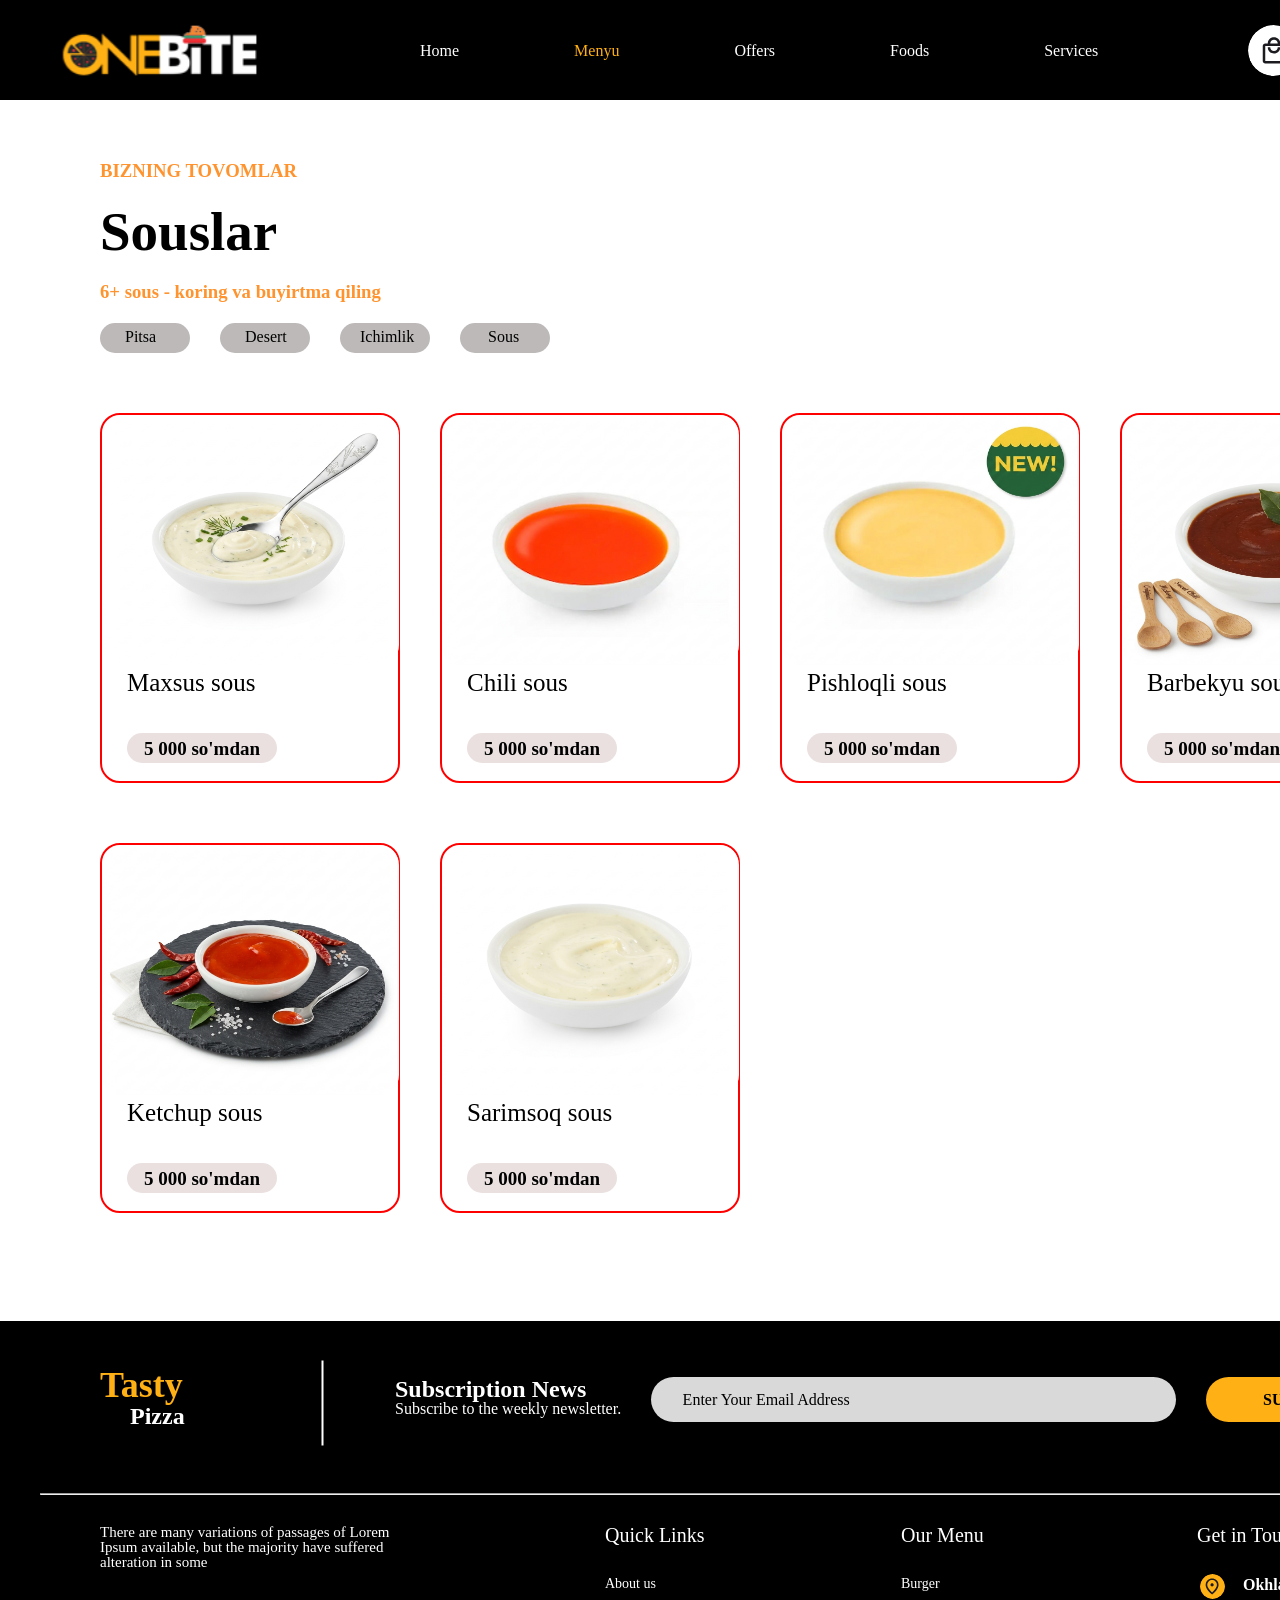
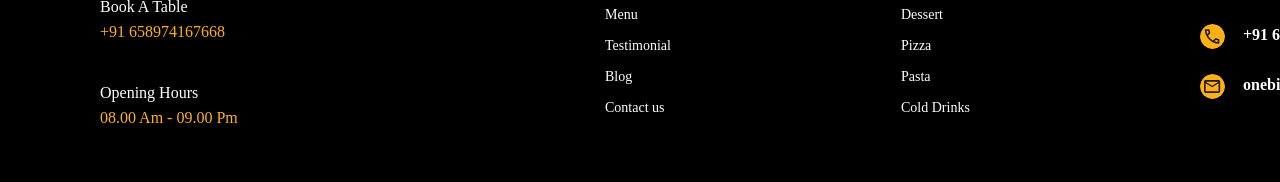
<file: sous.html>
<!DOCTYPE html>
<html lang="en">
<head>
    <meta charset="UTF-8">
    <meta name="viewport" content="width=device-width, initial-scale=1.0">
    <title>Document</title>
    <link rel="stylesheet" href="./sous.css">
</head>
<body>
      <header class="header">
          <nav class="world-nav">
               <img src="./imeges/nav-1.svg" alt="navbar" class="world-img" />
               <ul class="links">
                    <li class="link"><a href="index.html" class="link-2">Home</a></li>
                    <li class="link"><a href="menyu.html" class="link-1">Menyu</a></li>
                    <li class="link">Offers</li>
                    <li class="link">Foods</li>
                    <li class="link">Services</li>
               </ul>
               <div class="imme">
                    <img src="./imeges/nav-2.svg" alt="savat" class="savat" />
                    <div class="login-1">
                    <a href="#" class="login">Login</a>
                </div>
               </div>
                
          </nav>
     </header>






     <section class="menyu_card">
          <div class="menyu-text_09">
          <h3 class="menyu-text_1">BIZNING TOVOMLAR</h3><br>
          <h1 class="menyu-text_2">Souslar</h1><br>
          <h3 class="menyu-text_3">6+ sous - koring va buyirtma qiling</h3>
            <ul class="linklar">
                    <li class="link_1"><a href="menyu.html" class="link-11">Pitsa</a></li>
                    <li class="link_1"><a href="Desert.html" class="link-11">Desert</a></li>
                    <li class="link_1"><a href="ichimlik.html" class="link-12">Ichimlik</a></li>
                    <li class="link_1"><a href="sous.html" class="link-13">Sous</a></li>
                  
               </ul>   
          </div>

          <div class="hamma-cardlar">

               <div class="card-1">
                    <img src="./imeges/sous-1.png" alt="" class="menyu-img">
                    <div class="card-textlar">
                         <p class="menyu--text-1">Maxsus sous</p>
                    </div><br><br>
                    <div class="narx">
                         <h3 class="narx-2">5 000 so'mdan</h3>
                    </div>
               </div>


               <div class="card-1">
                    <img src="./imeges/sous-2.png" alt="" class="menyu-img">
                    <div class="card-textlar">
                         <p class="menyu--text-1">Chili sous</p>
                        

                    </div><br><br>
                    <div class="narx">
                         <h3 class="narx-2">5 000 so'mdan</h3>
                    </div>
               </div>





               <div class="card-1">
                    <img src="./imeges/sous-3.png" alt="" class="menyu-img">
                    <div class="card-textlar">
                         <p class="menyu--text-1">Pishloqli sous</p>
                        

                    </div><br><br>
                    <div class="narx">
                         <h3 class="narx-2">5 000 so'mdan</h3>
                    </div>
               </div>






               <div class="card-1">
                    <img src="./imeges/sous-4.png" alt="" class="menyu-img">
                    <div class="card-textlar">
                         <p class="menyu--text-1">Barbekyu sous</p>
                         

                    </div><br><br>
                    <div class="narx">
                         <h3 class="narx-2">5 000 so'mdan</h3>
                    </div>
               </div>

          </div>











          <div class="hamma-cardlar">

               <div class="card-1">
                    <img src="./imeges/sous-5.png" alt="" class="menyu-img">
                    <div class="card-textlar">
                         <p class="menyu--text-1">Ketchup sous</p>
                         

                    </div><br><br>
                    <div class="narx">
                         <h3 class="narx-2">5 000 so'mdan</h3>
                    </div>
               </div>


               <div class="card-1">
                    <img src="./imeges/sous-6.png" alt="" class="menyu-img">
                    <div class="card-textlar">
                         <p class="menyu--text-1">Sarimsoq sous</p>
                         

                    </div><br><br>
                    <div class="narx">
                         <h3 class="narx-2">5 000 so'mdan</h3>
                    </div>
               </div>

          </div>
     </section><br><br><br><br><br><br>













     <footer>
        <div class="text-1">
            <div>
                <h2 class="text-2-1">Tasty</h2>
                <h2 class="text-2-2">Pizza</h2>
            </div>
            <hr class="text-hr">
            <div class="text-3">
                <h3 class="text-3-1">Subscription News</h3>
                <h3 class="text-3-2">Subscribe to the weekly newsletter.</h3>
            </div>

            <div class="text-4">
                <h3 class="text-4-1">Enter Your Email Address</h3>
            </div>
            <div class="text-5">
                <a href="#" class="text-5-a">SUUBSCRIBE</a>
            </div>
        </div>

        <hr class="hr-11">
        <div class="pasgisi">
            <div class="book">
                <div>
                    <h4 class="book-text-1">There are many variations of passages of Lorem <br>Ipsum available, but the
                        majority have suffered <br>alteration in some </h4>
                    <h5 class="book-text-2">Book A Table</h5>
                    <h5 class="book-text-3"><a href="#" class="book-text-3">+91 658974167668</a>
                    </h5>
                    <h5 class="book-text-2">Opening Hours</h5>
                    <h5 class="book-text-3">08.00 Am - 09.00 Pm</h5>
                </div>



                <ul class="abaut">
                    <li class="abaut-text"> <a href="# " class="abaut-text">Quick Links</a></li>
                    <li class="abaut-text-2"><a href="#" class="abaut-text-2">About us</a></li>
                    <li class="abaut-text-2"><a href="#" class="abaut-text-2">Menu</a></li>
                    <li class="abaut-text-2"><a href="#" class="abaut-text-2">Testimonial</a></li>
                    <li class="abaut-text-2"><a href="#" class="abaut-text-2">Blog</a></li>
                    <li class="abaut-text-2"><a href="#" class="abaut-text-2">Contact us</a></li>
                </ul>


                <ul class="our">
                    <li class="abaut-text"> <a href="# " class="abaut-text">Our Menu</a></li>
                    <li class="abaut-text-2"><a href="#" class="abaut-text-2">Burger</a></li>
                    <li class="abaut-text-2"><a href="#" class="abaut-text-2">Dessert</a></li>
                    <li class="abaut-text-2"><a href="#" class="abaut-text-2">Pizza</a></li>
                    <li class="abaut-text-2"><a href="#" class="abaut-text-2">Pasta</a></li>
                    <li class="abaut-text-2"><a href="#" class="abaut-text-2">Cold Drinks</a></li>
                </ul>

                <div class="get">
                    <h3 class="get-text">Get in Touch</h3>

                    <div class="get-card-1">
                        <img src="./imeges/foter-1.svg" alt="" class="card-img">
                        <h3 class="card-text"><a href="#" class="card-text">Okhla Phase 1, New Delhi</a></h3>
                    </div>
                    <div class="get-card-2">
                        <img src="./imeges/foter-2.svg" alt="" class="card-img">
                        <h3 class="card-text"><a href="#" class="card-text">+91 658974167668</a></h3>
                    </div>
                    <div class="get-card-3">
                        <img src="./imeges/foter-3.svg" alt="" class="card-img">
                        <h3 class="card-text"><a href="#" class="card-text">onebite@gmail.com</a></h3>
                    </div>

                </div>
            </div>
        </div>
    </footer>
</body>
</html>
</file>
<file: menu.css>
*{
    margin: 0;
    padding: 0;
    box-sizing: border-box;
}




header{
    width: 1521px;
height: 100px;
opacity: 1;
background: #000000;
padding-top: 25px;


}
.world-nav {
  width: 1250px;
  display: flex;
  align-items: center;
  margin-bottom: 10px;
  gap: 150px;
  margin-inline: 50px;
 background-color: #000000;
}

.links {
  display: flex;
  gap: 115px;
  list-style-type: none;

  

}

.linklar{
   display: flex;
  gap: 30px;
  list-style-type: none;
  text-decoration: none;
  padding-top: 20px;
}
.link_1{
  width: 90px;
  height: 30px;
  background-color: #beb9b9;
  border-radius: 15px;
  text-decoration: none;
  transition: all 0.2s linear;
}
.link_1:hover{
   transform: scale(1.1) ;
   cursor: pointer;
}
.link-11{
  text-decoration: none;
  margin-left: 25px;
  position: relative;
  top: 5px;
  color: #000000;
}

.link-12{
  text-decoration: none;
  margin-left: 20px;
  position: relative;
  top: 5px;
  color: #000000;
}

.link-13{
  text-decoration: none;
  margin-left: 28px;
  position: relative;
  top: 5px;
  color: #000000;
}



.link-1{
  width: 54px;
height: 24px;
opacity: 1;
line-height: 100%;
letter-spacing: 0%;
color: #ffffff;
transition: all 0.2 linear;
text-decoration: none;
}

.link-2{
  width: 54px;
height: 24px;
opacity: 1;
line-height: 100%;
letter-spacing: 0%;
color: #ffffff;
transition: all 0.2 linear;
text-decoration: none;
color: #FFB014;
}
.linkas{
     font-family: Jost;
  font-weight: 400;
  font-size: 16px;
  line-height: 100%;
  letter-spacing: 0%;
color: #FFB014;
  transition: all .2s linear;
}

.linkas:hover {
  transform: scale(1.2) ;
  color: rgb(255, 0, 0);
  cursor: pointer;
}

.link {
  font-family: Jost;
  font-weight: 400;
  font-size: 16px;
  line-height: 100%;
  letter-spacing: 0%;

  color: #ffffff;
  transition: all 0.2s linear;
}

.link:hover {

  transition: all 0.2s linear;
  transform: scale(1.3) ;
  color: rgb(255, 0, 0);
  cursor: pointer;
}

.line {
  width: 100%;
  height: 18px;
  border-top: 5px solid #f7d5ae;
  border-bottom: 5px solid #f7d5ae;
}
.world-img{
width: 220px;
height: 51px;
opacity: 1;
gap: 17px;



}

.imme{
    width: 51px;
height: 51px;
opacity: 1;

display: flex;
gap: 40px;
}

.savat{

border-radius: 30px;
 transition: all .2s linear;
}

.savat:hover{
  
  transform: scale(1.2) ; 
cursor: pointer;

}

.login-1{
    width: 142px;
height: 51px;
left: 87px;
opacity: 1;
border-radius: 30px;
padding-top: 13px;
padding-right: 44px;
padding-bottom: 13px;
padding-left: 44px;
gap: 10px;
background-color: #FFB014;
transition: all 0.2s linear;
}

.login-1:hover{
  cursor: pointer;
  transform: scale(1.1) ; 
}

.login{
width: 54px;
height: 24px;
opacity: 1;
font-family: Inter;
font-weight: 600;
font-style: Semi Bold;
font-size: 20px;
line-height: 100%;
letter-spacing: 0%;
color: #111111;
transition: all 0.2 linear;
text-decoration: none;
}





.menyu_card{
    width: 1240px;
}

.menyu-text_09{
    width: 1280px;
    margin-left: 100px;
    padding-top: 60px;
}
.menyu-text_1{
    color: #ff932e;
  
}
.menyu-text_2{
    font-size: 55px;
}
.menyu-text_3{
    color: #ff932e;
}





.box-1{
    width: 80px;
height: 30px;
left: 87px;
opacity: 1;
border-radius: 30px;
padding-top: 5px;

padding-bottom: 5px;
padding-left: 20px;
gap: 10px;
background-color: #d9d9d9;
transition: all 0.2s linear;
}

.box-1:hover{
  cursor: pointer;
  transform: scale(1.1) ; 
}

.box-1-1{

opacity: 1;
font-family: Inter;
font-weight: 600;
font-style: Semi Bold;
font-size: 20px;
line-height: 100%;
letter-spacing: 0%;
color: #111111;
transition: all 0.2 linear;
text-decoration: none;
}





.hamma-cardlar{
    width: 1240px;
    
   margin-left: 100px;
    padding-top: 60px;
    display: flex;
    gap: 40px;
}



.card-1{
    width: 300px;
    height: 410px;
    border: 2px solid red;
    border-radius: 20px;
transition: all 0.2s linear;
}

.card-1:hover{
    cursor: pointer;
  transform: scale(1.1);
}

.menyu-img{
    width: 297px;
    height: 250px;
    border-radius: 20px;

}
.card-textlar{
padding-left: 25px;
}

.menyu--text-1{
    font-size: 25px;

}
.menyu--text-2{
 color: #666;
}

.narx{
    width: 150px;
    height: 30px;
    background-color: #eae0e0;
    border-radius: 20px;
    text-align: center;
    align-items: center;
    justify-content: center;
    font-size: 18px;
  color: #000000;
  margin-left: 25px;
}
.narx-2{
padding-top: 5px;
font-size: 19px;
}



























footer{
  width: 1521px;
height: 461px;
top: 4365px;
opacity: 1;
border-width: 1px;
background-color: #000000;

}

.text-1{
width: 1330px;
height: 112px;
opacity: 1;
gap: 30px;

position: relative;
top: 26px;
margin-inline: 100px;
display: flex;
}
.text-2-1{
width: 150px;
opacity: 1;
font-family: Inknut Antiqua;
font-weight: 600;
font-style: SemiBold;
font-size: 36px;
line-height: 100%;
letter-spacing: 0%;
color: #FFB014;
padding-top: 20px;
}
.text-2-2{
  width: 82px;
opacity: 1;
font-family: Inknut Antiqua;
font-weight: 600;
font-style: SemiBold;
font-size: 24px;
letter-spacing: 0%;
color: #FFFFFF;
margin-left: 30px;
}
.text-hr{
  width: 85px;
height: 0px;
top: 14px;
left: 200px;
opacity: 1;
border-width: 1px;
border: 1px solid #ffffff;
transform: rotate(90deg);
margin-top: 55px;
}

.text-3{
  margin-top: 30px;
}
.text-3-1{
width: 254;
height: 62;
top: 13px;
left: 222px;
opacity: 1;
font-family: Inknut Antiqua;
font-weight: 600;
font-style: SemiBold;
font-size: 24px;
line-height: 100%;
letter-spacing: 0%;
color: #fff;
}

.text-3-2{
  width: 267;
height: 19;
top: 66px;
left: 222px;
opacity: 1;
font-family: Inter;
font-weight: 300;
font-style: Light;
font-size: 16px;
line-height: 100%;
letter-spacing: 0%;
color: #fff;
}

.text-4{
width: 525px;
height: 45px;
text-align: center;
opacity: 1;
border-radius: 50px;
background: #D9D9D9;
margin-top: 30px;
}

.text-4-1{
  width: 230px;
height: 41px;
position: relative;
top: 15px;
opacity: 1;
font-family: Inknut Antiqua;
font-weight: 400;
font-style: Regular;
font-size: 16px;
line-height: 100%;
letter-spacing: 0%;
color: #000000;

}
.text-5{
  width: 216px;
height: 45px;
top: 32px;
left: 1114px;
opacity: 1;
border-radius: 50px;
background-color: #FFB014;
text-align: center;
display: flex;
justify-content: center;
align-items: center;
margin-top: 30px;
transition: all 0.2s linear;
}
.text-5:hover{
 transform: scale(1.1) ;
 cursor: pointer;
}
.text-5-a{
  width: 124px;
height: 38px;
top: 35px;
left: 1160px;
opacity: 1;
font-family: Inknut Antiqua;
font-weight: 600;
font-style: SemiBold;
font-size: 16px;
line-height: 100%;
letter-spacing: 0%;
text-align: center;
color: #000000;
text-align: center;
display: flex;
justify-content: center;
align-items: center;
text-decoration: none;
}

.hr-11{
  width: 1450px;
height: 0px;
opacity: 1;
border-width: 1px;
display: flex;
align-items: center;
justify-content: center;
align-items: center;
margin-inline: 40px;
margin-top: 60px;
}
.pasgisi{
  width: 1330px;
height:px;
opacity: 1;
border-width: 1px;
margin-left: 100px;
margin-top: 30px;
display: flex;
gap: 150px;
}

.book{
  width: 345px;
height: 252px;
top: 4546px;
left: 199px;
opacity: 1;
color: #fff;
display: flex;
gap: 160px;
}
.book-text-1{
  width: 345px;
height: 54px;
opacity: 1;
font-family: Inter;
font-weight: 500;
font-style: Medium;
font-size: 15px;
line-height: 100%;
letter-spacing: 0%;

}
.book-text-2{
  width: 119px;
height: 25px;
top: 4622px;
left: 199px;
opacity: 1;
font-family: Inknut Antiqua;
font-weight: 500;
font-style: Medium;
font-size: 16px;
line-height: 100%;
letter-spacing: 0%;
color: #fff;
margin-top: 20px;
}
.book-text-3{
  width: 163px;
height: 41px;
opacity: 1;
font-family: Inknut Antiqua;
font-weight: 500;
font-style: Medium;
font-size: 16px;
line-height: 100%;
letter-spacing: 0%;
color: #FFB014;
list-style-type: none;
  text-decoration: none;
}



.abaut{
    width: 150px;
height: 252px;
opacity: 1;
color: #fff;
  list-style-type: none;
  text-decoration: none;
}
.abaut-text{
  width: 136px;
height: 52px;
opacity: 1;
font-family: Inknut Antiqua;
font-weight: 500;
font-style: Medium;
font-size: 20px;
line-height: 100%;
letter-spacing: 0%;
color: #fff;
text-decoration: none;
}
.abaut-text-2{
  width: 70px;
height: 31px;
opacity: 1;
font-family: Inknut Antiqua;
font-weight: 500;
font-style: Medium;
font-size: 14px;
line-height: 100%;
letter-spacing: 0%;
color: #fff;
text-decoration: none;
}

.our{
      width: 150px;
height: 252px;
opacity: 1;
color: #fff;
 list-style-type: none;
  text-decoration: none;
}


.get{
  width: 246px;
height: 252px;
opacity: 1;
color: #fff;
 list-style-type: none;
  text-decoration: none;
}
.get-text{
  width: 143px;
height: 52px;
opacity: 1;
font-family: Inknut Antiqua;
font-weight: 500;
font-style: Medium;
font-size: 20px;
line-height: 100%;
letter-spacing: 0%;
}

.get-card-1{
  width: 246px;
height: 20px;
opacity: 1;
gap: 15px;

display: flex;

}


.get-card-2{
  width: 246px;
height: 20px;
opacity: 1;
gap: 15px;

margin-top: 30px;
display: flex;
}

.get-card-3{
  width: 246px;
height: 20px;
opacity: 1;
gap: 15px;
margin-top: 30px;
display: flex;
}
.card-text{
  width: 194px;
height: 19px;
opacity: 1;
font-family: Inter;
font-weight: 600;
font-style: Semi Bold;
font-size: 16px;
line-height: 100%;
letter-spacing: 0%;
 list-style-type: none;
  text-decoration: none;
  color: #fff;
}
.card-img{
  width: 31px;
height: 31px;
opacity: 1;
border-radius: 15.5px;
padding: 3px;
position: relative;
top: -6px;
}
</file>
<file: ichimlik.css>
*{
    margin: 0;
    padding: 0;
    box-sizing: border-box;
}




header{
    width: 1521px;
height: 100px;
opacity: 1;
background: #000000;
padding-top: 25px;


}
.world-nav {
  width: 1250px;
  display: flex;
  align-items: center;
  margin-bottom: 10px;
  gap: 150px;
  margin-inline: 50px;
 background-color: #000000;
}

.links {
  display: flex;
  gap: 115px;
  list-style-type: none;

  

}

.linklar{
   display: flex;
  gap: 30px;
  list-style-type: none;
  text-decoration: none;
  padding-top: 20px;
}
.link_1{
  width: 90px;
  height: 30px;
  background-color: #beb9b9;
  border-radius: 15px;
  text-decoration: none;
  transition: all 0.2s linear;
}
.link_1:hover{
   transform: scale(1.1) ;
   cursor: pointer;
}
.link-11{
  text-decoration: none;
  margin-left: 25px;
  position: relative;
  top: 5px;
  color: #000000;
}

.link-12{
  text-decoration: none;
  margin-left: 20px;
  position: relative;
  top: 5px;
  color: #000000;
}

.link-13{
  text-decoration: none;
  margin-left: 28px;
  position: relative;
  top: 5px;
  color: #000000;
}



.link-1{
  width: 54px;
height: 24px;
opacity: 1;
line-height: 100%;
letter-spacing: 0%;
color: #FFB014;
transition: all 0.2 linear;
text-decoration: none;
}

.link-2{
  width: 54px;
height: 24px;
opacity: 1;
line-height: 100%;
letter-spacing: 0%;
color: #ffffff;
transition: all 0.2 linear;
text-decoration: none;

}
.linkas{
     font-family: Jost;
  font-weight: 400;
  font-size: 16px;
  line-height: 100%;
  letter-spacing: 0%;
color: #FFB014;
  transition: all .2s linear;
}

.linkas:hover {
  transform: scale(1.2) ;
  color: rgb(255, 0, 0);
  cursor: pointer;
}

.link {
  font-family: Jost;
  font-weight: 400;
  font-size: 16px;
  line-height: 100%;
  letter-spacing: 0%;

  color: #ffffff;
  transition: all 0.2s linear;
}

.link:hover {

  transition: all 0.2s linear;
  transform: scale(1.3) ;
  color: rgb(255, 0, 0);
  cursor: pointer;
}

.line {
  width: 100%;
  height: 18px;
  border-top: 5px solid #f7d5ae;
  border-bottom: 5px solid #f7d5ae;
}
.world-img{
width: 220px;
height: 51px;
opacity: 1;
gap: 17px;



}

.imme{
    width: 51px;
height: 51px;
opacity: 1;

display: flex;
gap: 40px;
}

.savat{

border-radius: 30px;
 transition: all .2s linear;
}

.savat:hover{
  
  transform: scale(1.2) ; 
cursor: pointer;

}

.login-1{
    width: 142px;
height: 51px;
left: 87px;
opacity: 1;
border-radius: 30px;
padding-top: 13px;
padding-right: 44px;
padding-bottom: 13px;
padding-left: 44px;
gap: 10px;
background-color: #FFB014;
transition: all 0.2s linear;
}

.login-1:hover{
  cursor: pointer;
  transform: scale(1.1) ; 
}

.login{
width: 54px;
height: 24px;
opacity: 1;
font-family: Inter;
font-weight: 600;
font-style: Semi Bold;
font-size: 20px;
line-height: 100%;
letter-spacing: 0%;
color: #111111;
transition: all 0.2 linear;
text-decoration: none;
}













.menyu_card{
    width: 1240px;
}

.menyu-text_09{
    width: 1280px;
    margin-left: 100px;
    padding-top: 60px;
}
.menyu-text_1{
    color: #ff932e;
  
}
.menyu-text_2{
    font-size: 55px;
}
.menyu-text_3{
    color: #ff932e;
}





.box-1{
    width: 80px;
height: 30px;
left: 87px;
opacity: 1;
border-radius: 30px;
padding-top: 5px;

padding-bottom: 5px;
padding-left: 20px;
gap: 10px;
background-color: #d9d9d9;
transition: all 0.2s linear;
}

.box-1:hover{
  cursor: pointer;
  transform: scale(1.1) ; 
}

.box-1-1{

opacity: 1;
font-family: Inter;
font-weight: 600;
font-style: Semi Bold;
font-size: 20px;
line-height: 100%;
letter-spacing: 0%;
color: #111111;
transition: all 0.2 linear;
text-decoration: none;
}





.hamma-cardlar{
    width: 1240px;
    
   margin-left: 100px;
    padding-top: 60px;
    display: flex;
    gap: 40px;
}



.card-1{
    width: 300px;
    height: 390px;
    border: 2px solid red;
    border-radius: 20px;
transition: all 0.2s linear;
}

.card-1:hover{
    cursor: pointer;
  transform: scale(1.1);
}

.menyu-img{
    width: 297px;
    height: 270px;
    border-radius: 20px;

}
.card-textlar{
padding-left: 25px;
}

.menyu--text-1{
    font-size: 25px;

}
.menyu--text-2{
 color: #666;
}

.narx{
    width: 150px;
    height: 30px;
    background-color: #eae0e0;
    border-radius: 20px;
    text-align: center;
    align-items: center;
    justify-content: center;
    font-size: 18px;
  color: #000000;
  margin-left: 25px;
}
.narx-2{
padding-top: 5px;
font-size: 19px;
}



























footer{
  width: 1521px;
height: 461px;
top: 4365px;
opacity: 1;
border-width: 1px;
background-color: #000000;

}

.text-1{
width: 1330px;
height: 112px;
opacity: 1;
gap: 30px;

position: relative;
top: 26px;
margin-inline: 100px;
display: flex;
}
.text-2-1{
width: 150px;
opacity: 1;
font-family: Inknut Antiqua;
font-weight: 600;
font-style: SemiBold;
font-size: 36px;
line-height: 100%;
letter-spacing: 0%;
color: #FFB014;
padding-top: 20px;
}
.text-2-2{
  width: 82px;
opacity: 1;
font-family: Inknut Antiqua;
font-weight: 600;
font-style: SemiBold;
font-size: 24px;
letter-spacing: 0%;
color: #FFFFFF;
margin-left: 30px;
}
.text-hr{
  width: 85px;
height: 0px;
top: 14px;
left: 200px;
opacity: 1;
border-width: 1px;
border: 1px solid #ffffff;
transform: rotate(90deg);
margin-top: 55px;
}

.text-3{
  margin-top: 30px;
}
.text-3-1{
width: 254;
height: 62;
top: 13px;
left: 222px;
opacity: 1;
font-family: Inknut Antiqua;
font-weight: 600;
font-style: SemiBold;
font-size: 24px;
line-height: 100%;
letter-spacing: 0%;
color: #fff;
}

.text-3-2{
  width: 267;
height: 19;
top: 66px;
left: 222px;
opacity: 1;
font-family: Inter;
font-weight: 300;
font-style: Light;
font-size: 16px;
line-height: 100%;
letter-spacing: 0%;
color: #fff;
}

.text-4{
width: 525px;
height: 45px;
text-align: center;
opacity: 1;
border-radius: 50px;
background: #D9D9D9;
margin-top: 30px;
}

.text-4-1{
  width: 230px;
height: 41px;
position: relative;
top: 15px;
opacity: 1;
font-family: Inknut Antiqua;
font-weight: 400;
font-style: Regular;
font-size: 16px;
line-height: 100%;
letter-spacing: 0%;
color: #000000;

}
.text-5{
  width: 216px;
height: 45px;
top: 32px;
left: 1114px;
opacity: 1;
border-radius: 50px;
background-color: #FFB014;
text-align: center;
display: flex;
justify-content: center;
align-items: center;
margin-top: 30px;
transition: all 0.2s linear;
}
.text-5:hover{
 transform: scale(1.1) ;
 cursor: pointer;
}
.text-5-a{
  width: 124px;
height: 38px;
top: 35px;
left: 1160px;
opacity: 1;
font-family: Inknut Antiqua;
font-weight: 600;
font-style: SemiBold;
font-size: 16px;
line-height: 100%;
letter-spacing: 0%;
text-align: center;
color: #000000;
text-align: center;
display: flex;
justify-content: center;
align-items: center;
text-decoration: none;
}

.hr-11{
  width: 1450px;
height: 0px;
opacity: 1;
border-width: 1px;
display: flex;
align-items: center;
justify-content: center;
align-items: center;
margin-inline: 40px;
margin-top: 60px;
}
.pasgisi{
  width: 1330px;
height:px;
opacity: 1;
border-width: 1px;
margin-left: 100px;
margin-top: 30px;
display: flex;
gap: 150px;
}

.book{
  width: 345px;
height: 252px;
top: 4546px;
left: 199px;
opacity: 1;
color: #fff;
display: flex;
gap: 160px;
}
.book-text-1{
  width: 345px;
height: 54px;
opacity: 1;
font-family: Inter;
font-weight: 500;
font-style: Medium;
font-size: 15px;
line-height: 100%;
letter-spacing: 0%;

}
.book-text-2{
  width: 119px;
height: 25px;
top: 4622px;
left: 199px;
opacity: 1;
font-family: Inknut Antiqua;
font-weight: 500;
font-style: Medium;
font-size: 16px;
line-height: 100%;
letter-spacing: 0%;
color: #fff;
margin-top: 20px;
}
.book-text-3{
  width: 163px;
height: 41px;
opacity: 1;
font-family: Inknut Antiqua;
font-weight: 500;
font-style: Medium;
font-size: 16px;
line-height: 100%;
letter-spacing: 0%;
color: #FFB014;
list-style-type: none;
  text-decoration: none;
}



.abaut{
    width: 150px;
height: 252px;
opacity: 1;
color: #fff;
  list-style-type: none;
  text-decoration: none;
}
.abaut-text{
  width: 136px;
height: 52px;
opacity: 1;
font-family: Inknut Antiqua;
font-weight: 500;
font-style: Medium;
font-size: 20px;
line-height: 100%;
letter-spacing: 0%;
color: #fff;
text-decoration: none;
}
.abaut-text-2{
  width: 70px;
height: 31px;
opacity: 1;
font-family: Inknut Antiqua;
font-weight: 500;
font-style: Medium;
font-size: 14px;
line-height: 100%;
letter-spacing: 0%;
color: #fff;
text-decoration: none;
}

.our{
      width: 150px;
height: 252px;
opacity: 1;
color: #fff;
 list-style-type: none;
  text-decoration: none;
}


.get{
  width: 246px;
height: 252px;
opacity: 1;
color: #fff;
 list-style-type: none;
  text-decoration: none;
}
.get-text{
  width: 143px;
height: 52px;
opacity: 1;
font-family: Inknut Antiqua;
font-weight: 500;
font-style: Medium;
font-size: 20px;
line-height: 100%;
letter-spacing: 0%;
}

.get-card-1{
  width: 246px;
height: 20px;
opacity: 1;
gap: 15px;

display: flex;

}


.get-card-2{
  width: 246px;
height: 20px;
opacity: 1;
gap: 15px;

margin-top: 30px;
display: flex;
}

.get-card-3{
  width: 246px;
height: 20px;
opacity: 1;
gap: 15px;
margin-top: 30px;
display: flex;
}
.card-text{
  width: 194px;
height: 19px;
opacity: 1;
font-family: Inter;
font-weight: 600;
font-style: Semi Bold;
font-size: 16px;
line-height: 100%;
letter-spacing: 0%;
 list-style-type: none;
  text-decoration: none;
  color: #fff;
}
.card-img{
  width: 31px;
height: 31px;
opacity: 1;
border-radius: 15.5px;
padding: 3px;
position: relative;
top: -6px;
}
</file>
<file: sous.css>
*{
    margin: 0;
    padding: 0;
    box-sizing: border-box;
}




header{
    width: 1521px;
height: 100px;
opacity: 1;
background: #000000;
padding-top: 25px;


}
.world-nav {
  width: 1250px;
  display: flex;
  align-items: center;
  margin-bottom: 10px;
  gap: 150px;
  margin-inline: 50px;
 background-color: #000000;
}

.links {
  display: flex;
  gap: 115px;
  list-style-type: none;

  

}

.linklar{
   display: flex;
  gap: 30px;
  list-style-type: none;
  text-decoration: none;
  padding-top: 20px;
}
.link_1{
  width: 90px;
  height: 30px;
  background-color: #beb9b9;
  border-radius: 15px;
  text-decoration: none;
  transition: all 0.2s linear;
}
.link_1:hover{
   transform: scale(1.1) ;
   cursor: pointer;
}
.link-11{
  text-decoration: none;
  margin-left: 25px;
  position: relative;
  top: 5px;
  color: #000000;
}

.link-12{
  text-decoration: none;
  margin-left: 20px;
  position: relative;
  top: 5px;
  color: #000000;
}

.link-13{
  text-decoration: none;
  margin-left: 28px;
  position: relative;
  top: 5px;
  color: #000000;
}



.link-1{
  width: 54px;
height: 24px;
opacity: 1;
line-height: 100%;
letter-spacing: 0%;
color: #FFB014;
transition: all 0.2 linear;
text-decoration: none;
}

.link-2{
  width: 54px;
height: 24px;
opacity: 1;
line-height: 100%;
letter-spacing: 0%;
color: #ffffff;
transition: all 0.2 linear;
text-decoration: none;
}
.linkas{
     font-family: Jost;
  font-weight: 400;
  font-size: 16px;
  line-height: 100%;
  letter-spacing: 0%;
color: #FFB014;
  transition: all .2s linear;
}

.linkas:hover {
  transform: scale(1.2) ;
  color: rgb(255, 0, 0);
  cursor: pointer;
}

.link {
  font-family: Jost;
  font-weight: 400;
  font-size: 16px;
  line-height: 100%;
  letter-spacing: 0%;

  color: #ffffff;
  transition: all 0.2s linear;
}

.link:hover {

  transition: all 0.2s linear;
  transform: scale(1.3) ;
  color: rgb(255, 0, 0);
  cursor: pointer;
}

.line {
  width: 100%;
  height: 18px;
  border-top: 5px solid #f7d5ae;
  border-bottom: 5px solid #f7d5ae;
}
.world-img{
width: 220px;
height: 51px;
opacity: 1;
gap: 17px;



}

.imme{
    width: 51px;
height: 51px;
opacity: 1;

display: flex;
gap: 40px;
}

.savat{

border-radius: 30px;
 transition: all .2s linear;
}

.savat:hover{
  
  transform: scale(1.2) ; 
cursor: pointer;

}

.login-1{
    width: 142px;
height: 51px;
left: 87px;
opacity: 1;
border-radius: 30px;
padding-top: 13px;
padding-right: 44px;
padding-bottom: 13px;
padding-left: 44px;
gap: 10px;
background-color: #FFB014;
transition: all 0.2s linear;
}

.login-1:hover{
  cursor: pointer;
  transform: scale(1.1) ; 
}

.login{
width: 54px;
height: 24px;
opacity: 1;
font-family: Inter;
font-weight: 600;
font-style: Semi Bold;
font-size: 20px;
line-height: 100%;
letter-spacing: 0%;
color: #111111;
transition: all 0.2 linear;
text-decoration: none;
}





.menyu_card{
    width: 1240px;
}

.menyu-text_09{
    width: 1280px;
    margin-left: 100px;
    padding-top: 60px;
}
.menyu-text_1{
    color: #ff932e;
  
}
.menyu-text_2{
    font-size: 55px;
}
.menyu-text_3{
    color: #ff932e;
}





.box-1{
    width: 80px;
height: 30px;
left: 87px;
opacity: 1;
border-radius: 30px;
padding-top: 5px;

padding-bottom: 5px;
padding-left: 20px;
gap: 10px;
background-color: #d9d9d9;
transition: all 0.2s linear;
}

.box-1:hover{
  cursor: pointer;
  transform: scale(1.1) ; 
}

.box-1-1{

opacity: 1;
font-family: Inter;
font-weight: 600;
font-style: Semi Bold;
font-size: 20px;
line-height: 100%;
letter-spacing: 0%;
color: #111111;
transition: all 0.2 linear;
text-decoration: none;
}





.hamma-cardlar{
    width: 1240px;
    
   margin-left: 100px;
    padding-top: 60px;
    display: flex;
    gap: 40px;
}



.card-1{
    width: 300px;
    height: 370px;
    border: 2px solid red;
    border-radius: 20px;
transition: all 0.2s linear;
}

.card-1:hover{
    cursor: pointer;
  transform: scale(1.1);
}

.menyu-img{
    width: 297px;
    height: 250px;
    border-radius: 20px;

}
.card-textlar{
padding-left: 25px;
}

.menyu--text-1{
    font-size: 25px;

}
.menyu--text-2{
 color: #666;
}

.narx{
    width: 150px;
    height: 30px;
    background-color: #eae0e0;
    border-radius: 20px;
    text-align: center;
    align-items: center;
    justify-content: center;
    font-size: 18px;
  color: #000000;
  margin-left: 25px;
}
.narx-2{
padding-top: 5px;
font-size: 19px;
}



























footer{
  width: 1521px;
height: 461px;
top: 4365px;
opacity: 1;
border-width: 1px;
background-color: #000000;

}

.text-1{
width: 1330px;
height: 112px;
opacity: 1;
gap: 30px;

position: relative;
top: 26px;
margin-inline: 100px;
display: flex;
}
.text-2-1{
width: 150px;
opacity: 1;
font-family: Inknut Antiqua;
font-weight: 600;
font-style: SemiBold;
font-size: 36px;
line-height: 100%;
letter-spacing: 0%;
color: #FFB014;
padding-top: 20px;
}
.text-2-2{
  width: 82px;
opacity: 1;
font-family: Inknut Antiqua;
font-weight: 600;
font-style: SemiBold;
font-size: 24px;
letter-spacing: 0%;
color: #FFFFFF;
margin-left: 30px;
}
.text-hr{
  width: 85px;
height: 0px;
top: 14px;
left: 200px;
opacity: 1;
border-width: 1px;
border: 1px solid #ffffff;
transform: rotate(90deg);
margin-top: 55px;
}

.text-3{
  margin-top: 30px;
}
.text-3-1{
width: 254;
height: 62;
top: 13px;
left: 222px;
opacity: 1;
font-family: Inknut Antiqua;
font-weight: 600;
font-style: SemiBold;
font-size: 24px;
line-height: 100%;
letter-spacing: 0%;
color: #fff;
}

.text-3-2{
  width: 267;
height: 19;
top: 66px;
left: 222px;
opacity: 1;
font-family: Inter;
font-weight: 300;
font-style: Light;
font-size: 16px;
line-height: 100%;
letter-spacing: 0%;
color: #fff;
}

.text-4{
width: 525px;
height: 45px;
text-align: center;
opacity: 1;
border-radius: 50px;
background: #D9D9D9;
margin-top: 30px;
}

.text-4-1{
  width: 230px;
height: 41px;
position: relative;
top: 15px;
opacity: 1;
font-family: Inknut Antiqua;
font-weight: 400;
font-style: Regular;
font-size: 16px;
line-height: 100%;
letter-spacing: 0%;
color: #000000;

}
.text-5{
  width: 216px;
height: 45px;
top: 32px;
left: 1114px;
opacity: 1;
border-radius: 50px;
background-color: #FFB014;
text-align: center;
display: flex;
justify-content: center;
align-items: center;
margin-top: 30px;
transition: all 0.2s linear;
}
.text-5:hover{
 transform: scale(1.1) ;
 cursor: pointer;
}
.text-5-a{
  width: 124px;
height: 38px;
top: 35px;
left: 1160px;
opacity: 1;
font-family: Inknut Antiqua;
font-weight: 600;
font-style: SemiBold;
font-size: 16px;
line-height: 100%;
letter-spacing: 0%;
text-align: center;
color: #000000;
text-align: center;
display: flex;
justify-content: center;
align-items: center;
text-decoration: none;
}

.hr-11{
  width: 1450px;
height: 0px;
opacity: 1;
border-width: 1px;
display: flex;
align-items: center;
justify-content: center;
align-items: center;
margin-inline: 40px;
margin-top: 60px;
}
.pasgisi{
  width: 1330px;
height:px;
opacity: 1;
border-width: 1px;
margin-left: 100px;
margin-top: 30px;
display: flex;
gap: 150px;
}

.book{
  width: 345px;
height: 252px;
top: 4546px;
left: 199px;
opacity: 1;
color: #fff;
display: flex;
gap: 160px;
}
.book-text-1{
  width: 345px;
height: 54px;
opacity: 1;
font-family: Inter;
font-weight: 500;
font-style: Medium;
font-size: 15px;
line-height: 100%;
letter-spacing: 0%;

}
.book-text-2{
  width: 119px;
height: 25px;
top: 4622px;
left: 199px;
opacity: 1;
font-family: Inknut Antiqua;
font-weight: 500;
font-style: Medium;
font-size: 16px;
line-height: 100%;
letter-spacing: 0%;
color: #fff;
margin-top: 20px;
}
.book-text-3{
  width: 163px;
height: 41px;
opacity: 1;
font-family: Inknut Antiqua;
font-weight: 500;
font-style: Medium;
font-size: 16px;
line-height: 100%;
letter-spacing: 0%;
color: #FFB014;
list-style-type: none;
  text-decoration: none;
}



.abaut{
    width: 150px;
height: 252px;
opacity: 1;
color: #fff;
  list-style-type: none;
  text-decoration: none;
}
.abaut-text{
  width: 136px;
height: 52px;
opacity: 1;
font-family: Inknut Antiqua;
font-weight: 500;
font-style: Medium;
font-size: 20px;
line-height: 100%;
letter-spacing: 0%;
color: #fff;
text-decoration: none;
}
.abaut-text-2{
  width: 70px;
height: 31px;
opacity: 1;
font-family: Inknut Antiqua;
font-weight: 500;
font-style: Medium;
font-size: 14px;
line-height: 100%;
letter-spacing: 0%;
color: #fff;
text-decoration: none;
}

.our{
      width: 150px;
height: 252px;
opacity: 1;
color: #fff;
 list-style-type: none;
  text-decoration: none;
}


.get{
  width: 246px;
height: 252px;
opacity: 1;
color: #fff;
 list-style-type: none;
  text-decoration: none;
}
.get-text{
  width: 143px;
height: 52px;
opacity: 1;
font-family: Inknut Antiqua;
font-weight: 500;
font-style: Medium;
font-size: 20px;
line-height: 100%;
letter-spacing: 0%;
}

.get-card-1{
  width: 246px;
height: 20px;
opacity: 1;
gap: 15px;

display: flex;

}


.get-card-2{
  width: 246px;
height: 20px;
opacity: 1;
gap: 15px;

margin-top: 30px;
display: flex;
}

.get-card-3{
  width: 246px;
height: 20px;
opacity: 1;
gap: 15px;
margin-top: 30px;
display: flex;
}
.card-text{
  width: 194px;
height: 19px;
opacity: 1;
font-family: Inter;
font-weight: 600;
font-style: Semi Bold;
font-size: 16px;
line-height: 100%;
letter-spacing: 0%;
 list-style-type: none;
  text-decoration: none;
  color: #fff;
}
.card-img{
  width: 31px;
height: 31px;
opacity: 1;
border-radius: 15.5px;
padding: 3px;
position: relative;
top: -6px;
}
</file>
